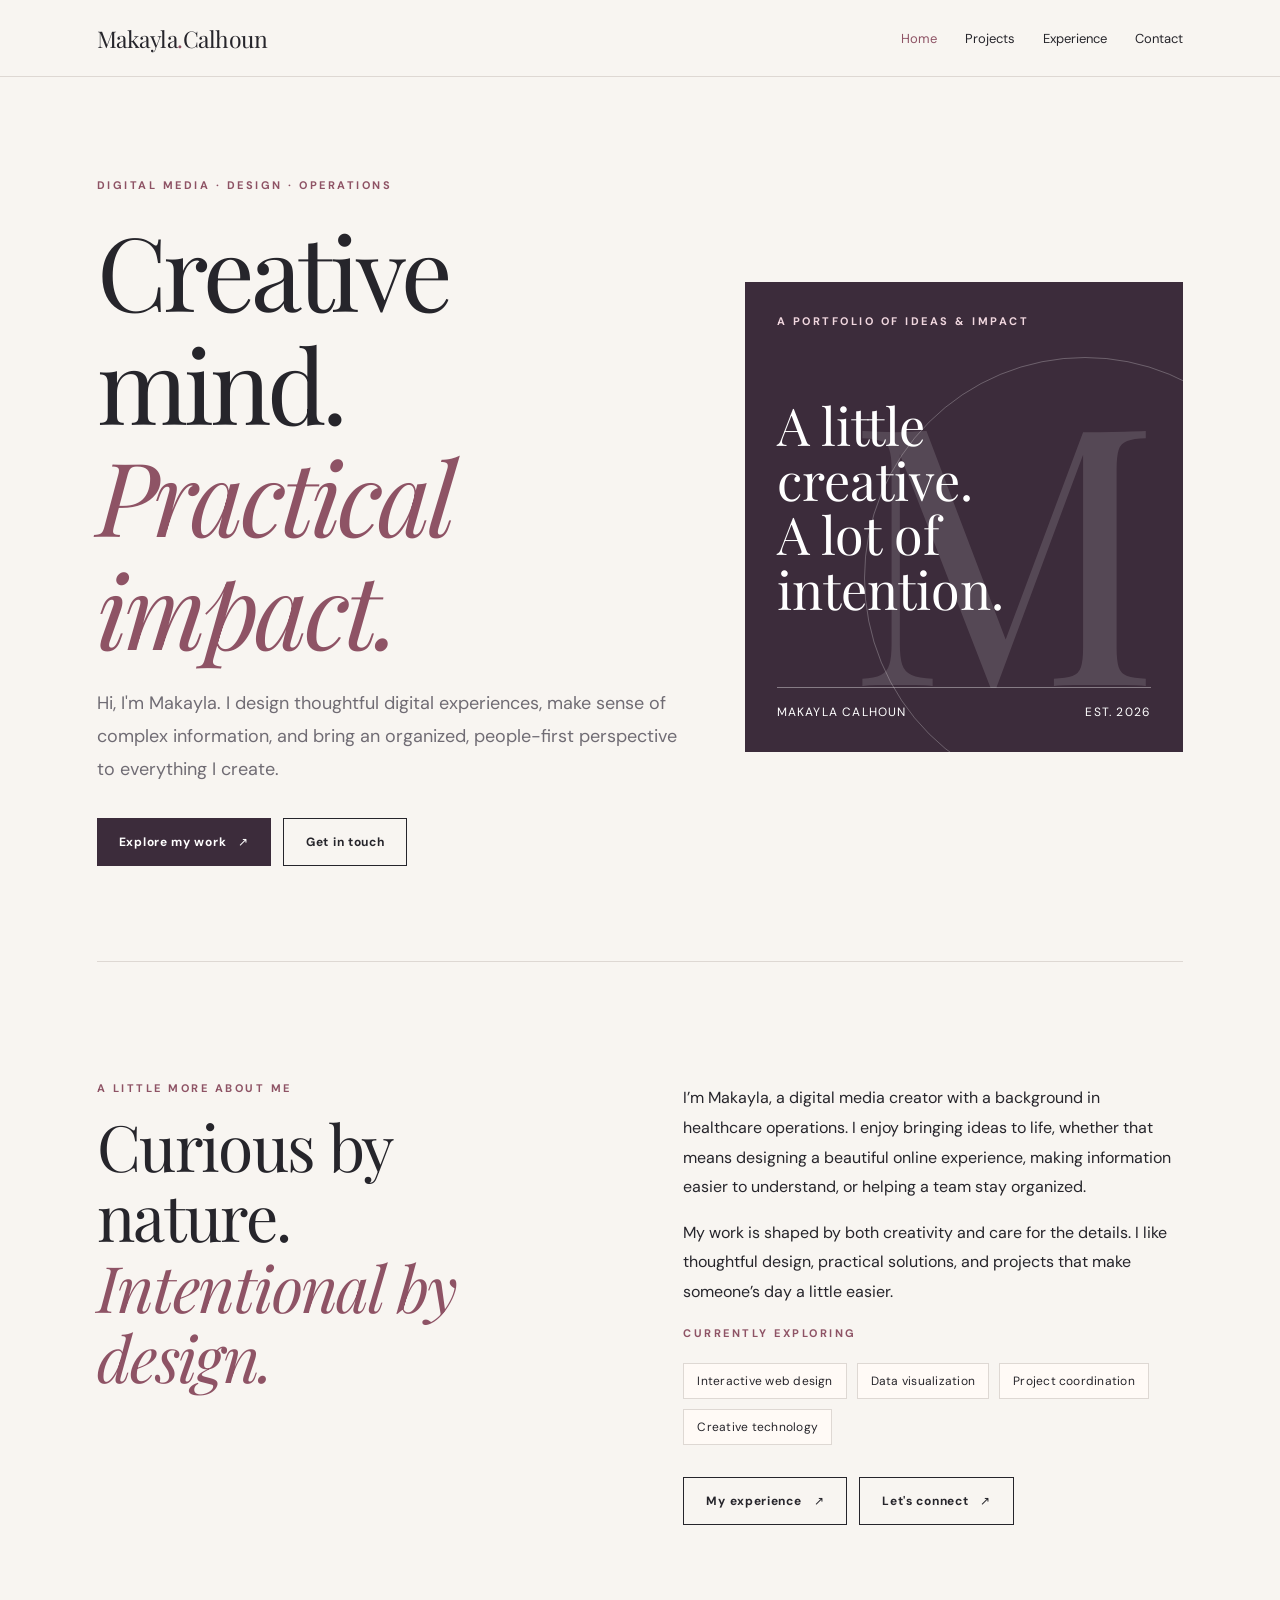
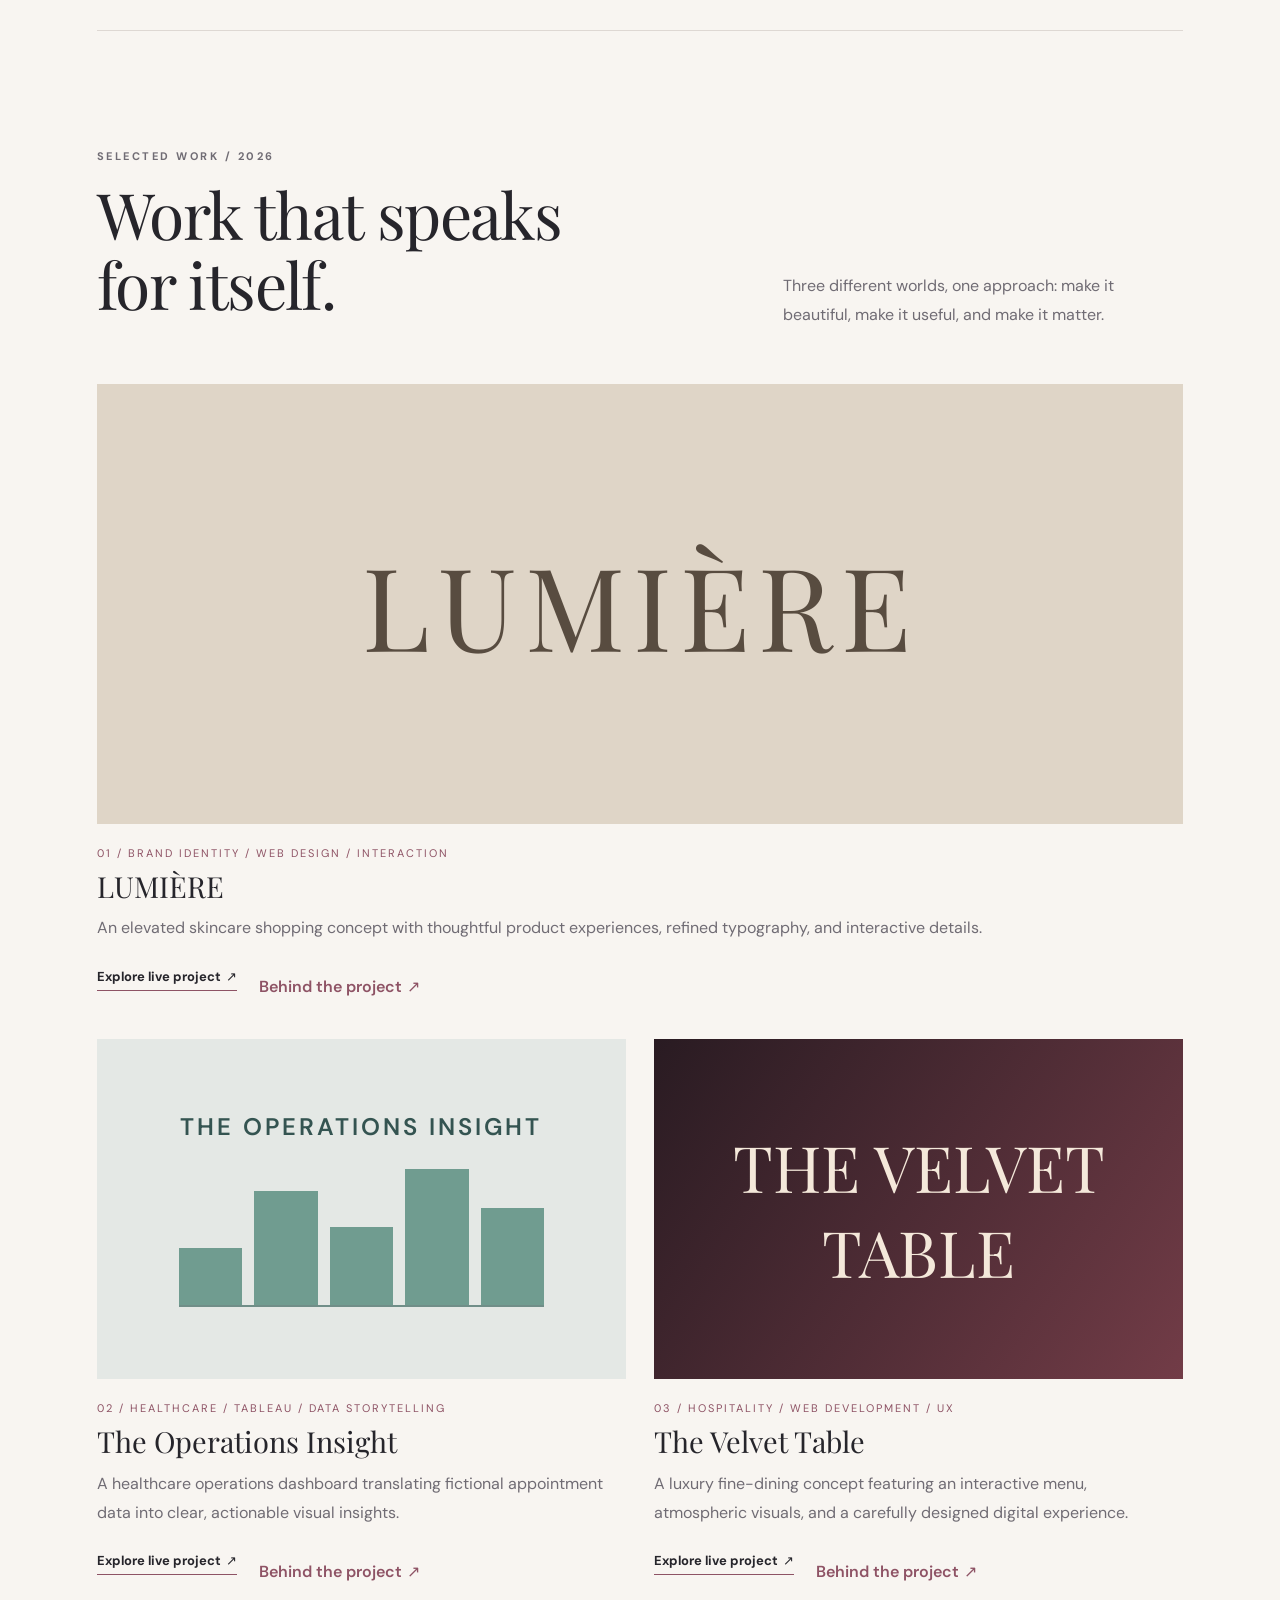
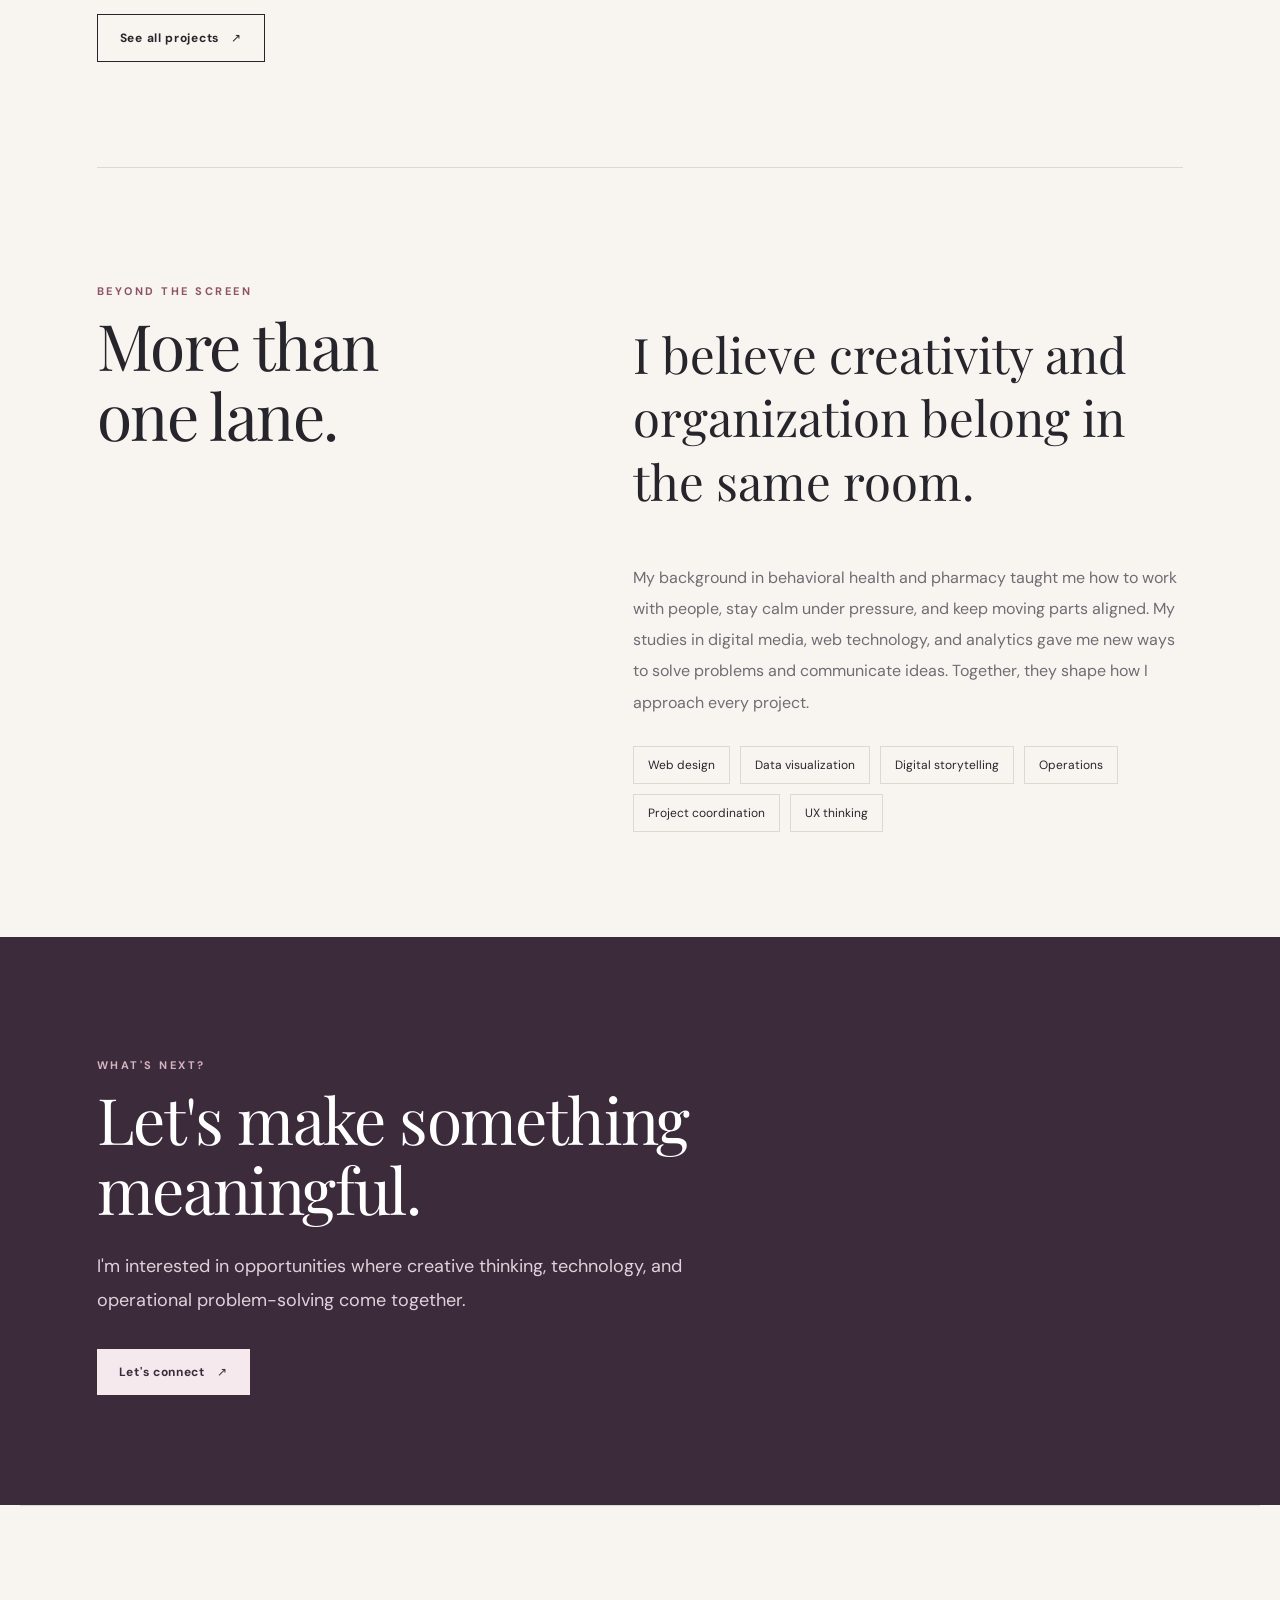
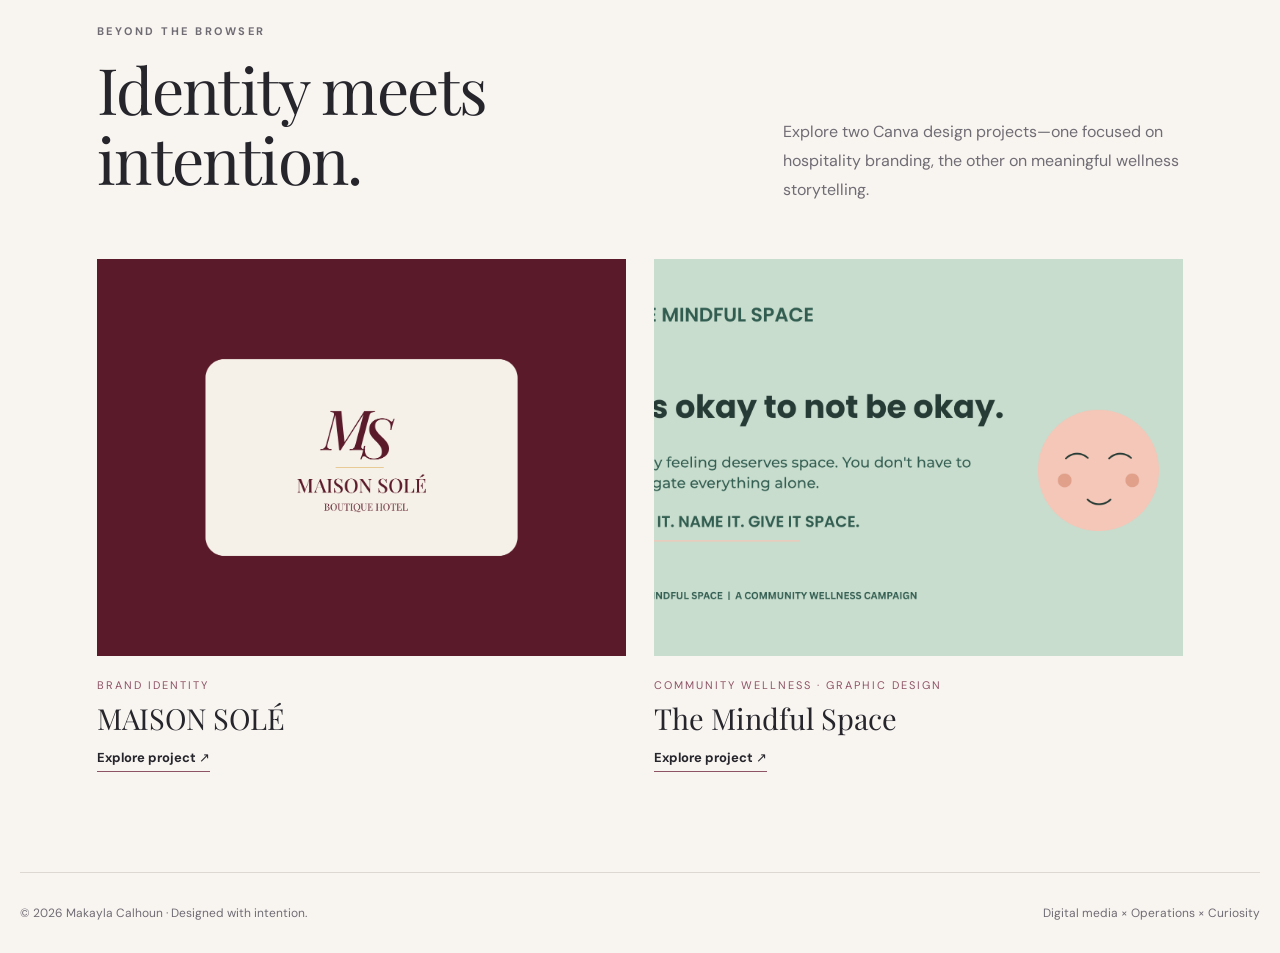
<file: index.html>
<!DOCTYPE html>
<html lang="en">
<head>
  <meta charset="utf-8">
  <meta name="viewport" content="width=device-width, initial-scale=1">
  <meta name="description" content="Makayla Calhoun — digital design, web development, data visualization and operations portfolio.">
  <title>Creative Portfolio | Makayla Calhoun</title>
  <link rel="stylesheet" href="css/styles.css">
  <style>
    /* Targeted responsive fixes; original site styling stays in css/styles.css */
    .project-card .project-actions {
      display: flex;
      flex-wrap: wrap;
      align-items: center;
      column-gap: 22px;
      row-gap: 12px;
      margin-top: 18px;
    }
    .project-card .project-actions a {
      display: inline-flex;
      align-items: baseline;
      gap: 5px;
      max-width: 100%;
    }
    .link-arrow {
      font-family: Arial, Helvetica, sans-serif;
      font-style: normal;
      font-weight: 400;
      font-variant-emoji: text;
      line-height: 1;
      white-space: nowrap;
    }
    @media (max-width: 768px) {
      .about-grid {
        display: grid;
        grid-template-columns: minmax(0, 1fr);
        align-items: start;
        gap: 24px;
        height: auto;
        min-height: 0;
      }
      .about-grid > div {
        min-width: 0;
        width: 100%;
        margin: 0;
      }
      .about-grid .about-statement {
        margin-top: 0;
      }
      .about-grid .skill-row,
      .about-feature .interest-tags {
        display: flex;
        flex-wrap: wrap;
        align-items: flex-start;
        gap: 10px;
        max-width: 100%;
      }
      .about-grid .skill-row > *,
      .about-feature .interest-tags > * {
        box-sizing: border-box;
        max-width: 100%;
      }
      .project-card .project-actions {
        column-gap: 20px;
        row-gap: 14px;
      }
    }
  </style>
</head>
<body>
  <header class="topbar">
    <div class="shell nav">
      <a class="logo" href="index.html">Makayla<span>.</span>Calhoun</a>
      <button class="menu-toggle" aria-expanded="false" aria-label="Toggle navigation">Menu ☰</button>
      <nav class="links" aria-label="Main navigation">
        <a class="active" href="index.html">Home</a>
        <a href="projects.html">Projects</a>
        <a href="experience.html">Experience</a>
        <a href="contact.html">Contact</a>
      </nav>
    </div>
  </header>
  <main>
    <div class="shell">
      <section class="hero">
        <div class="reveal">
          <p class="eyebrow">Digital media · Design · Operations</p>
          <h1>Creative mind.<br><em>Practical impact.</em></h1>
          <p class="lead">Hi, I'm Makayla. I design thoughtful digital experiences, make sense of complex information, and bring an organized, people-first perspective to everything I create.</p>
          <div class="buttons">
            <a class="button" href="projects.html">Explore my work <span class="link-arrow" aria-hidden="true">&#x2197;&#xFE0E;</span></a>
            <a class="button outline" href="contact.html">Get in touch</a>
          </div>
        </div>
        <div class="hero-visual reveal">
          <div class="eyebrow" style="color:#f1d7df">A portfolio of ideas &amp; impact</div>
          <div class="visual-title">A little<br>creative.<br>A lot of<br>intention.</div>
          <div class="visual-footer"><span>MAKAYLA CALHOUN</span><span>EST. 2026</span></div>
        </div>
      </section>
      <section class="section about-feature reveal" id="about">
        <div>
          <p class="eyebrow">A little more about me</p>
          <h2>Curious by nature.<br><em>Intentional by design.</em></h2>
        </div>
        <div>
          <p>I’m Makayla, a digital media creator with a background in healthcare operations. I enjoy bringing ideas to life, whether that means designing a beautiful online experience, making information easier to understand, or helping a team stay organized.</p>
          <p>My work is shaped by both creativity and care for the details. I like thoughtful design, practical solutions, and projects that make someone’s day a little easier.</p>
          <p class="eyebrow">Currently exploring</p>
          <div class="interest-tags"><span>Interactive web design</span><span>Data visualization</span><span>Project coordination</span><span>Creative technology</span></div>
          <div class="buttons">
            <a class="button outline" href="experience.html">My experience <span class="link-arrow" aria-hidden="true">&#x2197;&#xFE0E;</span></a>
            <a class="button outline" href="contact.html">Let's connect <span class="link-arrow" aria-hidden="true">&#x2197;&#xFE0E;</span></a>
          </div>
        </div>
      </section>
      <section class="section" id="work">
        <div class="section-heading">
          <div><p class="eyebrow">Selected work / 2026</p><h2>Work that speaks<br>for itself.</h2></div>
          <p>Three different worlds, one approach: make it beautiful, make it useful, and make it matter.</p>
        </div>
        <div class="project-grid">
          <article class="project-card reveal">
            <a aria-label="Open LUMIÈRE" href="https://makaylacalhoun102-dot.github.io/lumiere-skincare/" rel="noopener noreferrer" target="_blank"><div class="project-art art-lumiere"></div></a>
            <p class="project-meta">01 / Brand identity / Web design / Interaction</p>
            <h3>LUMIÈRE</h3>
            <p class="project-desc">An elevated skincare shopping concept with thoughtful product experiences, refined typography, and interactive details.</p>
            <div class="project-actions">
              <a class="text-link" href="https://makaylacalhoun102-dot.github.io/lumiere-skincare/" rel="noopener noreferrer" target="_blank">Explore live project <span class="link-arrow" aria-hidden="true">&#x2197;&#xFE0E;</span></a>
              <a class="case-text-link" href="case-lumiere.html">Behind the project <span class="link-arrow" aria-hidden="true">&#x2197;&#xFE0E;</span></a>
            </div>
          </article>
          <article class="project-card reveal">
            <a aria-label="Open The Operations Insight" href="https://public.tableau.com/app/profile/makayla.calhoun/viz/heOperationsInsightHealthcareAnalyticsDashboard/Dashboard1?publish=yes" rel="noopener noreferrer" target="_blank"><div class="project-art art-data"><div class="mini-bars"><i style="--h:40%"></i><i style="--h:80%"></i><i style="--h:55%"></i><i style="--h:95%"></i><i style="--h:68%"></i></div></div></a>
            <p class="project-meta">02 / Healthcare / Tableau / Data storytelling</p>
            <h3>The Operations Insight</h3>
            <p class="project-desc">A healthcare operations dashboard translating fictional appointment data into clear, actionable visual insights.</p>
            <div class="project-actions">
              <a class="text-link" href="https://public.tableau.com/app/profile/makayla.calhoun/viz/heOperationsInsightHealthcareAnalyticsDashboard/Dashboard1?publish=yes" rel="noopener noreferrer" target="_blank">Explore live project <span class="link-arrow" aria-hidden="true">&#x2197;&#xFE0E;</span></a>
              <a class="case-text-link" href="case-operations.html">Behind the project <span class="link-arrow" aria-hidden="true">&#x2197;&#xFE0E;</span></a>
            </div>
          </article>
          <article class="project-card reveal">
            <a aria-label="Open The Velvet Table" href="https://makaylacalhoun102-dot.github.io/the-velvet-table/" rel="noopener noreferrer" target="_blank"><div class="project-art art-table"></div></a>
            <p class="project-meta">03 / Hospitality / Web development / UX</p>
            <h3>The Velvet Table</h3>
            <p class="project-desc">A luxury fine-dining concept featuring an interactive menu, atmospheric visuals, and a carefully designed digital experience.</p>
            <div class="project-actions">
              <a class="text-link" href="https://makaylacalhoun102-dot.github.io/the-velvet-table/" rel="noopener noreferrer" target="_blank">Explore live project <span class="link-arrow" aria-hidden="true">&#x2197;&#xFE0E;</span></a>
              <a class="case-text-link" href="case-velvet.html">Behind the project <span class="link-arrow" aria-hidden="true">&#x2197;&#xFE0E;</span></a>
            </div>
          </article>
        </div>
        <div class="buttons"><a class="button outline" href="projects.html">See all projects <span class="link-arrow" aria-hidden="true">&#x2197;&#xFE0E;</span></a></div>
      </section>
      <section class="section about-grid">
        <div><p class="eyebrow">Beyond the screen</p><h2>More than<br>one lane.</h2></div>
        <div>
          <p class="about-statement">I believe creativity and organization belong in the same room.</p>
          <p class="about-copy">My background in behavioral health and pharmacy taught me how to work with people, stay calm under pressure, and keep moving parts aligned. My studies in digital media, web technology, and analytics gave me new ways to solve problems and communicate ideas. Together, they shape how I approach every project.</p>
          <div class="skill-row"><span>Web design</span><span>Data visualization</span><span>Digital storytelling</span><span>Operations</span><span>Project coordination</span><span>UX thinking</span></div>
        </div>
      </section>
    </div>
    <section class="dark-section">
      <div class="shell">
        <p class="eyebrow">What's next?</p>
        <h2>Let's make something<br>meaningful.</h2>
        <p class="lead">I'm interested in opportunities where creative thinking, technology, and operational problem-solving come together.</p>
        <div class="buttons"><a class="button" href="contact.html" style="background:#f5e9ed;color:#3c2c3b">Let's connect <span class="link-arrow" aria-hidden="true">&#x2197;&#xFE0E;</span></a></div>
      </div>
    </section>
    <section class="section canva-home">
      <div class="section-heading">
        <div><p class="eyebrow">Beyond the browser</p><h2>Identity meets intention.</h2></div>
        <p>Explore two Canva design projects—one focused on hospitality branding, the other on meaningful wellness storytelling.</p>
      </div>
      <div class="canva-grid">
        <article class="canva-card">
          <a class="canva-preview" href="case-maison.html"><img alt="MAISON SOLÉ boutique hotel identity" loading="lazy" src="img/canva/maison-3.png"></a>
          <p class="project-meta">Brand identity</p><h3>MAISON SOLÉ</h3>
          <a class="text-link" href="case-maison.html">Explore project <span class="link-arrow" aria-hidden="true">&#x2197;&#xFE0E;</span></a>
        </article>
        <article class="canva-card">
          <a class="canva-preview" href="case-mindful.html"><img alt="The Mindful Space community wellness campaign graphic, It’s okay to not be okay" loading="lazy" src="img/canva/mindful-community-wellness.png"></a>
          <p class="project-meta">Community wellness · Graphic design</p><h3>The Mindful Space</h3>
          <a class="text-link" href="case-mindful.html">Explore project <span class="link-arrow" aria-hidden="true">&#x2197;&#xFE0E;</span></a>
        </article>
      </div>
    </section>
  </main>
  <footer class="shell footer"><span>© 2026 Makayla Calhoun · Designed with intention.</span><span>Digital media × Operations × Curiosity</span></footer>
  <script defer src="js/main.js"></script>
</body>
</html>
</file>
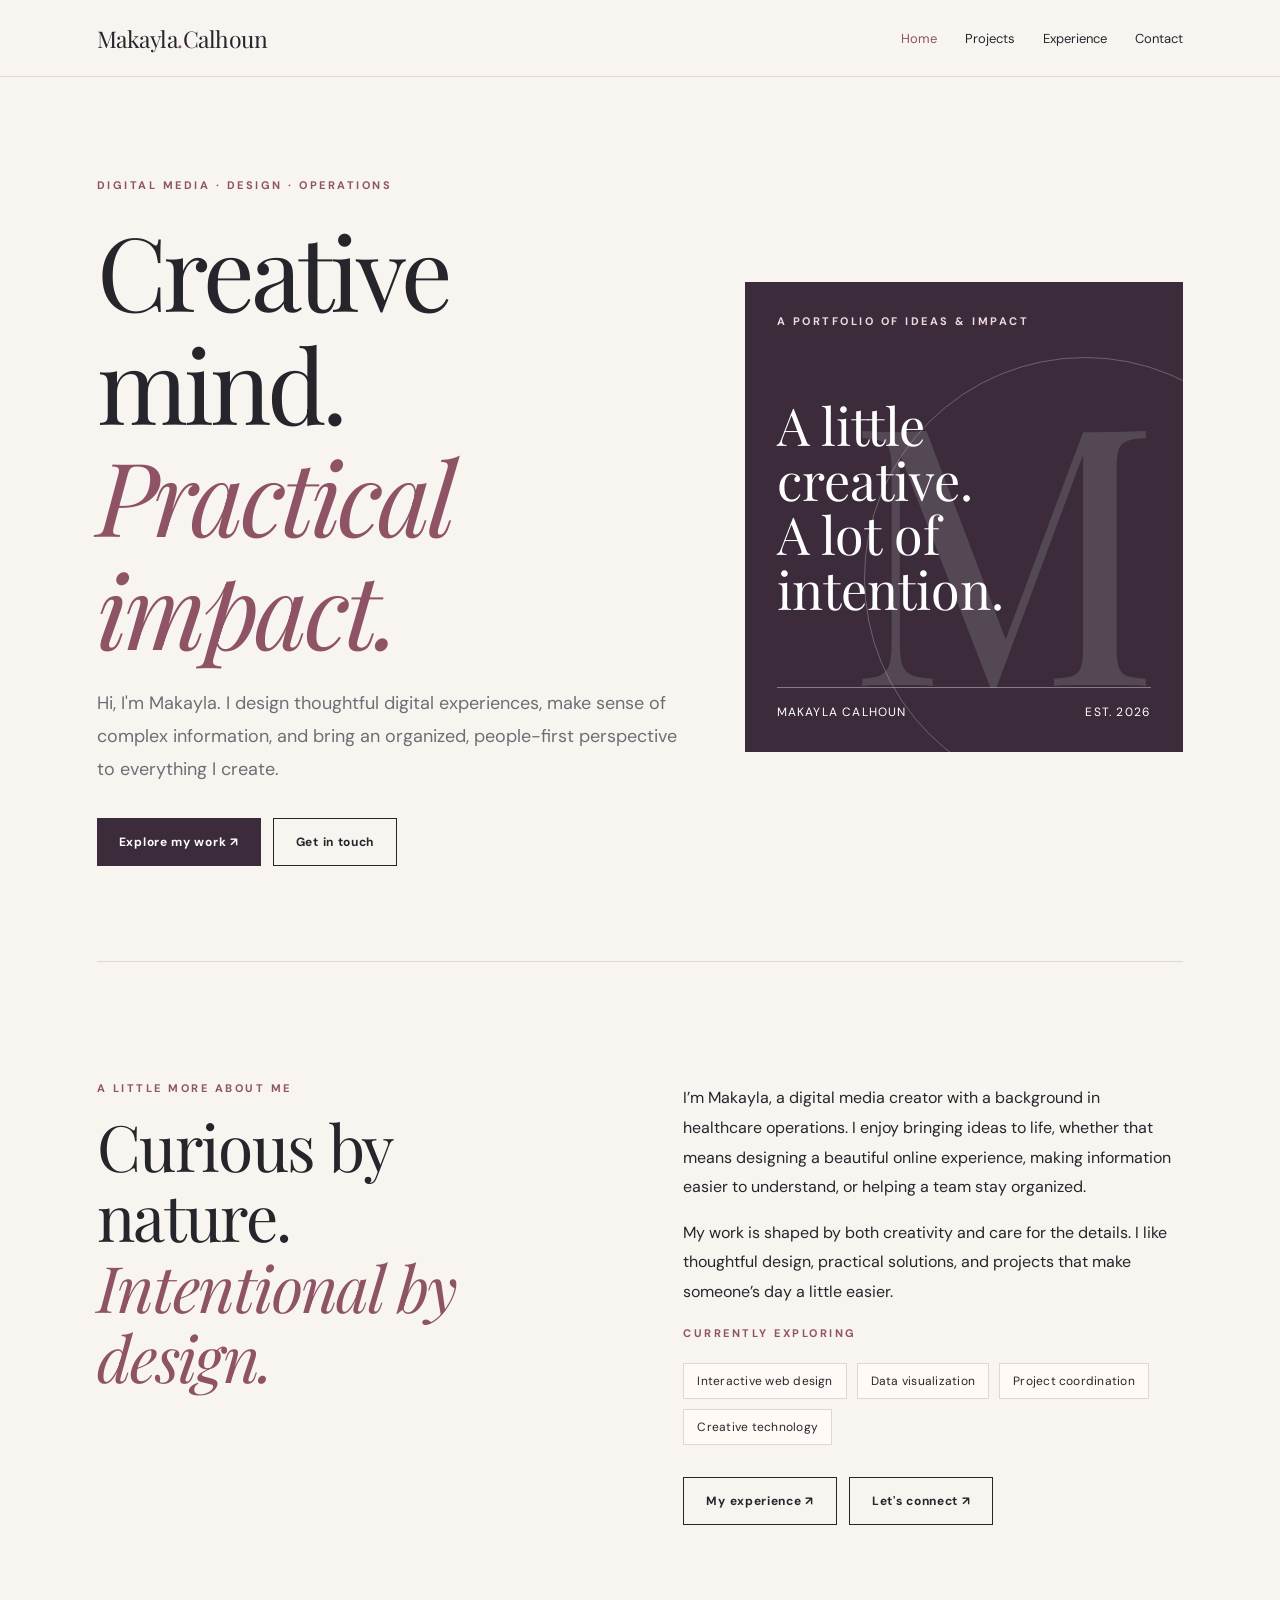
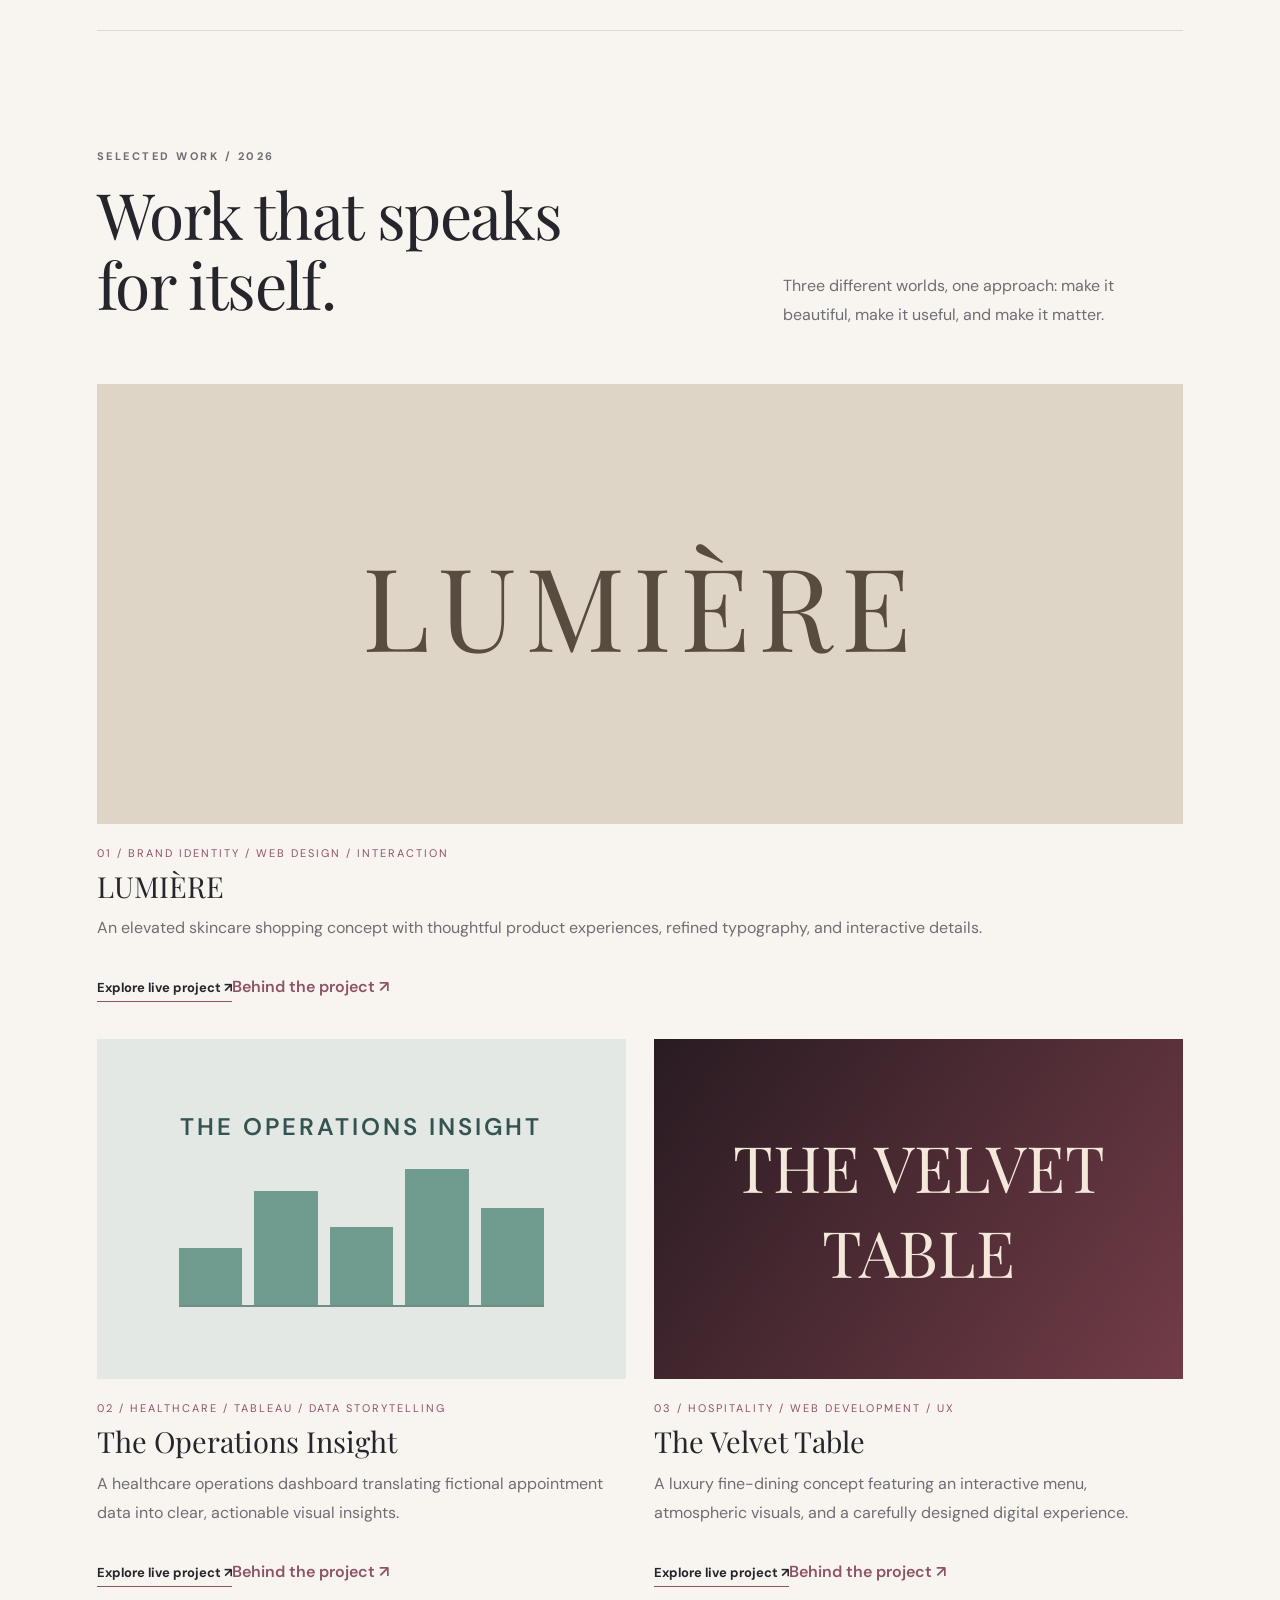
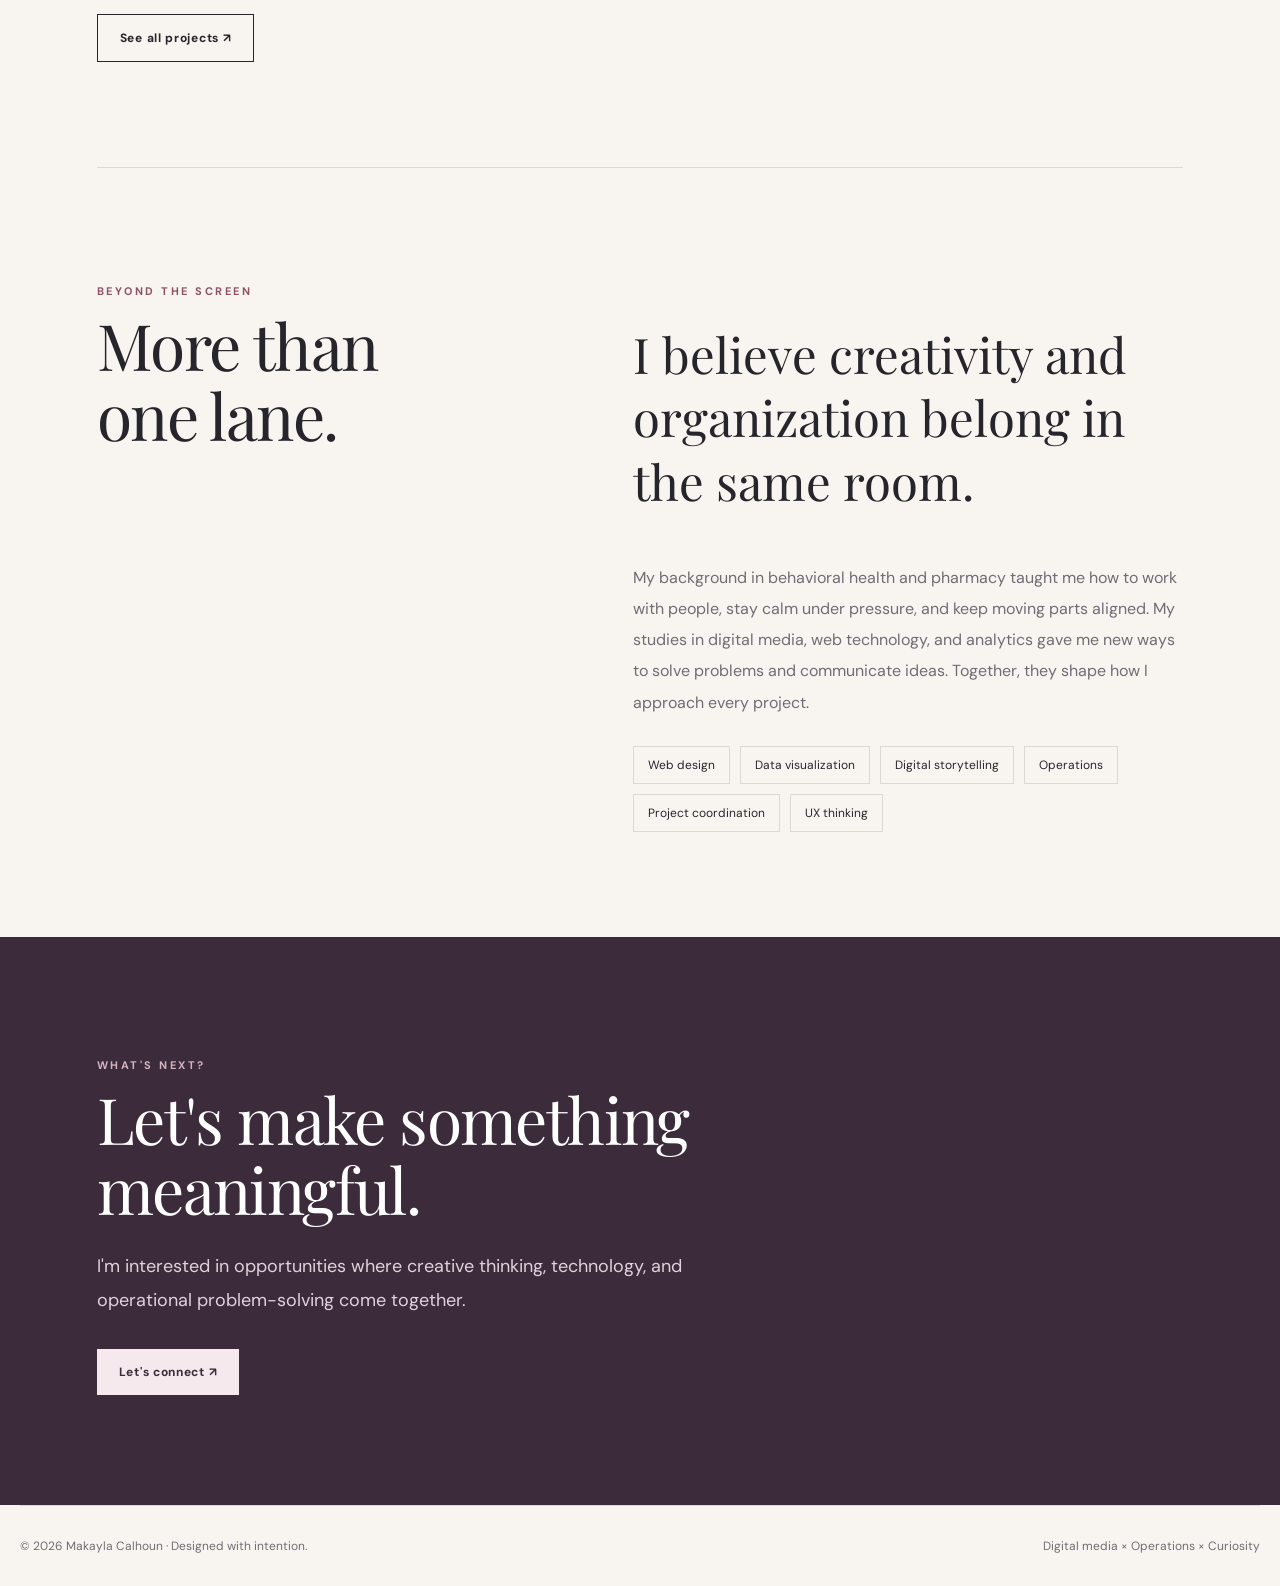
<file: makayla portfolio/index.html>
<!DOCTYPE html>
<html lang="en"><head><meta charset="utf-8"/><meta content="width=device-width,initial-scale=1" name="viewport"/><meta content="Makayla Calhoun — digital design, web development, data visualization and operations portfolio." name="description"/><title>Creative Portfolio | Makayla Calhoun</title><link href="css/styles.css" rel="stylesheet"/></head><body><header class="topbar"><div class="shell nav"><a class="logo" href="index.html">Makayla<span>.</span>Calhoun</a><button aria-expanded="false" aria-label="Toggle navigation" class="menu-toggle">Menu ☰</button><nav aria-label="Main navigation" class="links"><a class="active" href="index.html">Home</a><a class="" href="projects.html">Projects</a><a class="" href="experience.html">Experience</a><a class="" href="contact.html">Contact</a></nav></div></header><main><div class="shell"><section class="hero"><div class="reveal"><p class="eyebrow">Digital media · Design · Operations</p><h1>Creative mind.<br/><em>Practical impact.</em></h1><p class="lead">Hi, I'm Makayla. I design thoughtful digital experiences, make sense of complex information, and bring an organized, people-first perspective to everything I create.</p><div class="buttons"><a class="button" href="projects.html">Explore my work ↗</a><a class="button outline" href="contact.html">Get in touch</a></div></div><div class="hero-visual reveal"><div class="eyebrow" style="color:#f1d7df">A portfolio of ideas &amp; impact</div><div class="visual-title">A little<br/>creative.<br/>A lot of<br/>intention.</div><div class="visual-footer"><span>MAKAYLA CALHOUN</span><span>EST. 2026</span></div></div></section><section class="section about-feature reveal" id="about"><div><p class="eyebrow">A little more about me</p><h2>Curious by nature.<br/><em>Intentional by design.</em></h2></div><div><p>I’m Makayla, a digital media creator with a background in healthcare operations. I enjoy bringing ideas to life, whether that means designing a beautiful online experience, making information easier to understand, or helping a team stay organized.</p><p>My work is shaped by both creativity and care for the details. I like thoughtful design, practical solutions, and projects that make someone’s day a little easier.</p><p class="eyebrow">Currently exploring</p><div class="interest-tags"><span>Interactive web design</span><span>Data visualization</span><span>Project coordination</span><span>Creative technology</span></div><div class="buttons"><a class="button outline" href="experience.html">My experience ↗</a><a class="button outline" href="contact.html">Let's connect ↗</a></div></div></section><section class="section" id="work"><div class="section-heading"><div><p class="eyebrow">Selected work / 2026</p><h2>Work that speaks<br/>for itself.</h2></div><p>Three different worlds, one approach: make it beautiful, make it useful, and make it matter.</p></div><div class="project-grid"><article class="project-card reveal"><a aria-label="Open LUMIÈRE" href="https://makaylacalhoun102-dot.github.io/lumiere-skincare/" rel="noopener noreferrer" target="_blank"><div class="project-art art-lumiere"></div></a><p class="project-meta">01 / Brand identity / Web design / Interaction</p><h3>LUMIÈRE</h3><p class="project-desc">An elevated skincare shopping concept with thoughtful product experiences, refined typography, and interactive details.</p><a class="text-link" href="https://makaylacalhoun102-dot.github.io/lumiere-skincare/" rel="noopener noreferrer" target="_blank">Explore live project ↗</a><a class="case-text-link" href="case-lumiere.html">Behind the project ↗</a></article><article class="project-card reveal"><a aria-label="Open The Operations Insight" href="https://public.tableau.com/app/profile/makayla.calhoun/viz/heOperationsInsightHealthcareAnalyticsDashboard/Dashboard1?publish=yes" rel="noopener noreferrer" target="_blank"><div class="project-art art-data"><div class="mini-bars"><i style="--h:40%"></i><i style="--h:80%"></i><i style="--h:55%"></i><i style="--h:95%"></i><i style="--h:68%"></i></div></div></a><p class="project-meta">02 / Healthcare / Tableau / Data storytelling</p><h3>The Operations Insight</h3><p class="project-desc">A healthcare operations dashboard translating fictional appointment data into clear, actionable visual insights.</p><a class="text-link" href="https://public.tableau.com/app/profile/makayla.calhoun/viz/heOperationsInsightHealthcareAnalyticsDashboard/Dashboard1?publish=yes" rel="noopener noreferrer" target="_blank">Explore live project ↗</a><a class="case-text-link" href="case-operations.html">Behind the project ↗</a></article><article class="project-card reveal"><a aria-label="Open The Velvet Table" href="https://makaylacalhoun102-dot.github.io/the-velvet-table/" rel="noopener noreferrer" target="_blank"><div class="project-art art-table"></div></a><p class="project-meta">03 / Hospitality / Web development / UX</p><h3>The Velvet Table</h3><p class="project-desc">A luxury fine-dining concept featuring an interactive menu, atmospheric visuals, and a carefully designed digital experience.</p><a class="text-link" href="https://makaylacalhoun102-dot.github.io/the-velvet-table/" rel="noopener noreferrer" target="_blank">Explore live project ↗</a><a class="case-text-link" href="case-velvet.html">Behind the project ↗</a></article></div><div class="buttons"><a class="button outline" href="projects.html">See all projects ↗</a></div></section><section class="section about-grid"><div><p class="eyebrow">Beyond the screen</p><h2>More than<br/>one lane.</h2></div><div><p class="about-statement">I believe creativity and organization belong in the same room.</p><p class="about-copy">My background in behavioral health and pharmacy taught me how to work with people, stay calm under pressure, and keep moving parts aligned. My studies in digital media, web technology, and analytics gave me new ways to solve problems and communicate ideas. Together, they shape how I approach every project.</p><div class="skill-row"><span>Web design</span><span>Data visualization</span><span>Digital storytelling</span><span>Operations</span><span>Project coordination</span><span>UX thinking</span></div></div></section></div><section class="dark-section"><div class="shell"><p class="eyebrow">What's next?</p><h2>Let's make something<br/>meaningful.</h2><p class="lead">I'm interested in opportunities where creative thinking, technology, and operational problem-solving come together.</p><div class="buttons"><a class="button" href="contact.html" style="background:#f5e9ed;color:#3c2c3b">Let's connect ↗</a></div></div></section></main><footer class="shell footer"><span>© 2026 Makayla Calhoun · Designed with intention.</span><span>Digital media × Operations × Curiosity</span></footer><script defer="" src="js/main.js"></script></body></html>
</file>
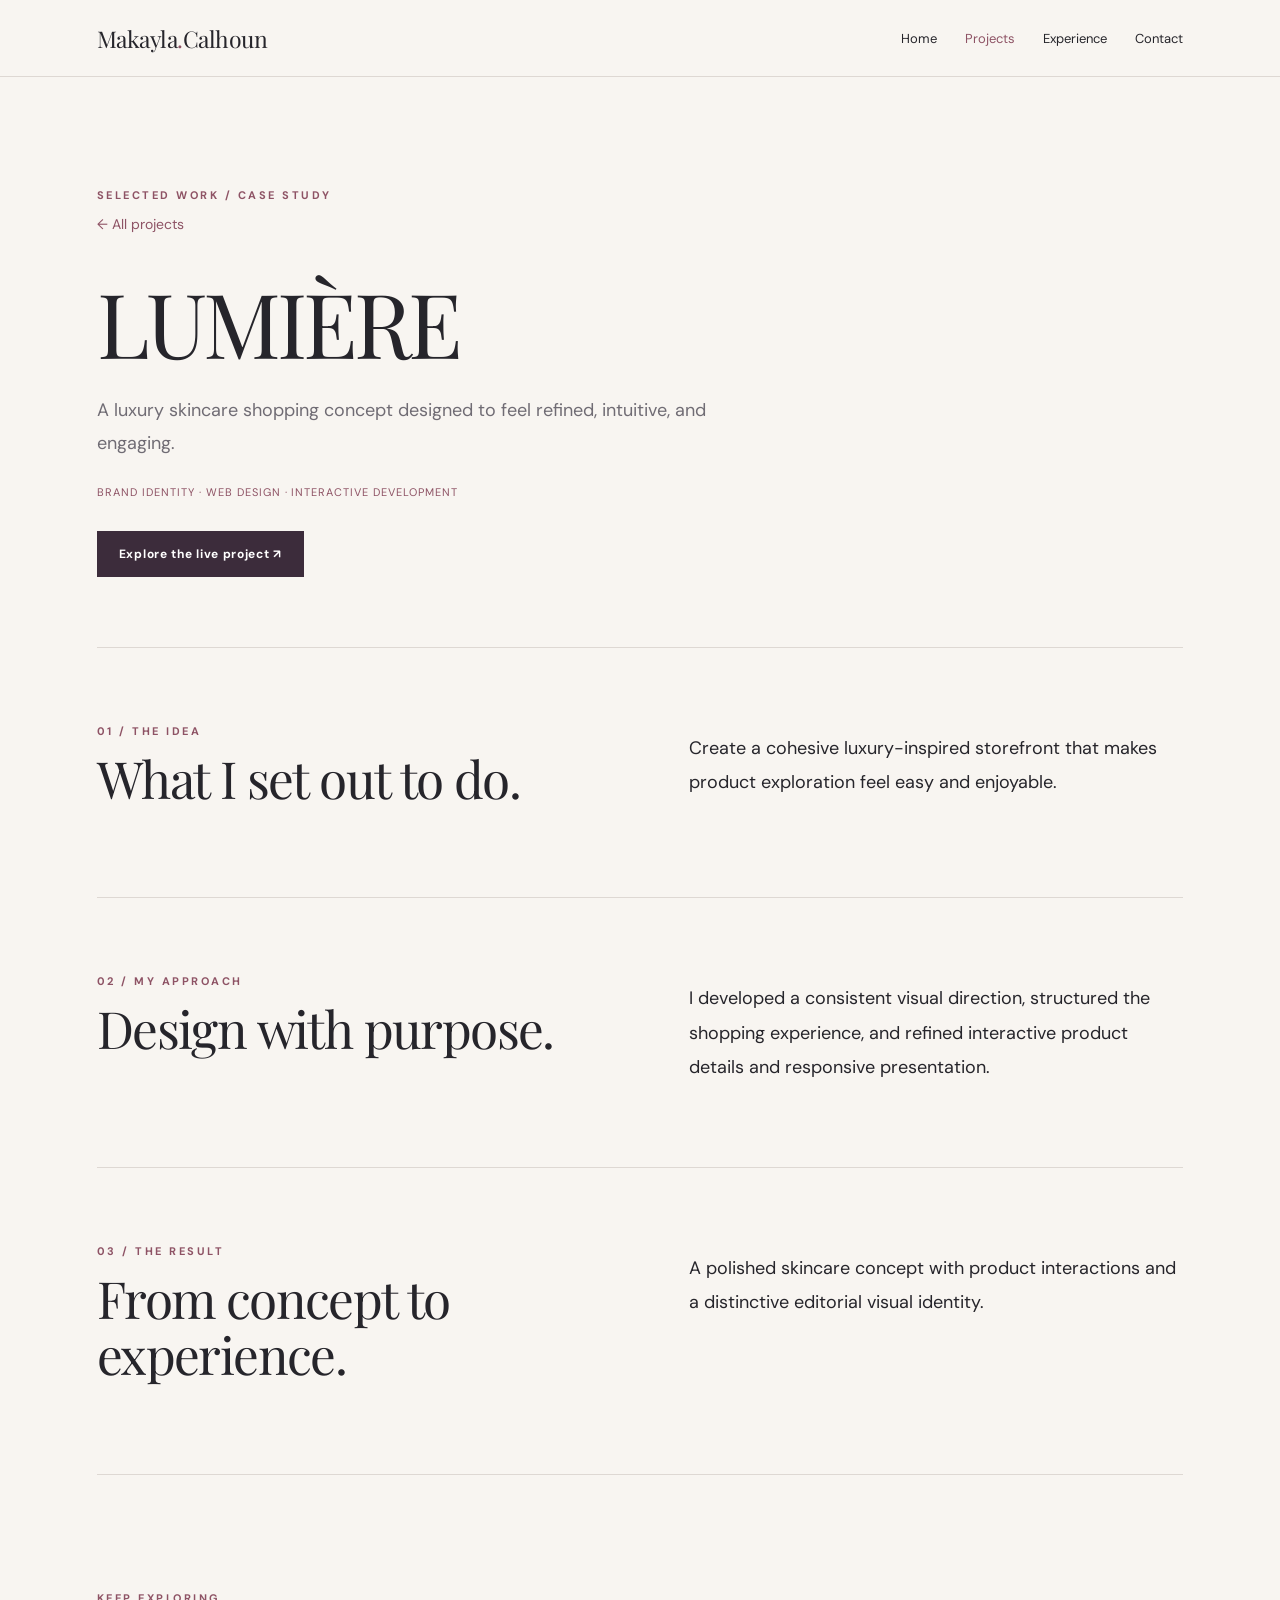
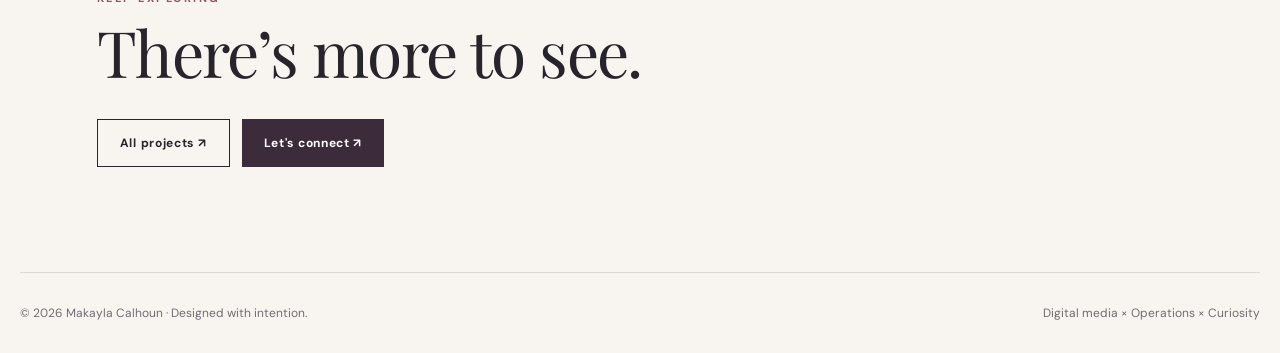
<file: case-lumiere.html>
<!DOCTYPE html>

<html lang="en"><head><meta charset="utf-8"/><meta content="width=device-width,initial-scale=1" name="viewport"/><meta content="Makayla Calhoun — digital design, web development, data visualization and operations portfolio." name="description"/><title>LUMIÈRE — Case Study | Makayla Calhoun</title><link href="css/styles.css" rel="stylesheet"/></head><body><header class="topbar"><div class="shell nav"><a class="logo" href="index.html">Makayla<span>.</span>Calhoun</a><button aria-expanded="false" aria-label="Toggle navigation" class="menu-toggle">Menu ☰</button><nav aria-label="Main navigation" class="links"><a class="" href="index.html">Home</a><a class="active" href="projects.html">Projects</a><a class="" href="experience.html">Experience</a><a class="" href="contact.html">Contact</a></nav></div></header><main><div class="shell"><section class="page-hero case-hero"><p class="eyebrow">Selected work / Case study</p><a class="back-link" href="projects.html">← All projects</a><h1>LUMIÈRE</h1><p class="lead">A luxury skincare shopping concept designed to feel refined, intuitive, and engaging.</p><p class="case-meta">Brand identity · Web design · Interactive development</p><div class="buttons"><a class="button" href="https://makaylacalhoun102-dot.github.io/lumiere-skincare/" rel="noopener noreferrer" target="_blank">Explore the live project ↗</a></div></section><section class="section case-detail"><div class="case-detail-heading"><p class="eyebrow">01 / The idea</p><h2>What I set out to do.</h2></div><p>Create a cohesive luxury-inspired storefront that makes product exploration feel easy and enjoyable.</p></section><section class="section case-detail"><div class="case-detail-heading"><p class="eyebrow">02 / My approach</p><h2>Design with purpose.</h2></div><p>I developed a consistent visual direction, structured the shopping experience, and refined interactive product details and responsive presentation.</p></section><section class="section case-detail"><div class="case-detail-heading"><p class="eyebrow">03 / The result</p><h2>From concept to experience.</h2></div><p>A polished skincare concept with product interactions and a distinctive editorial visual identity.</p></section><section class="section next-project"><p class="eyebrow">Keep exploring</p><h2>There’s more to see.</h2><div class="buttons"><a class="button outline" href="projects.html">All projects ↗</a><a class="button" href="contact.html">Let's connect ↗</a></div></section></div></main><footer class="shell footer"><span>© 2026 Makayla Calhoun · Designed with intention.</span><span>Digital media × Operations × Curiosity</span></footer><script defer="" src="js/main.js"></script></body></html>
</file>
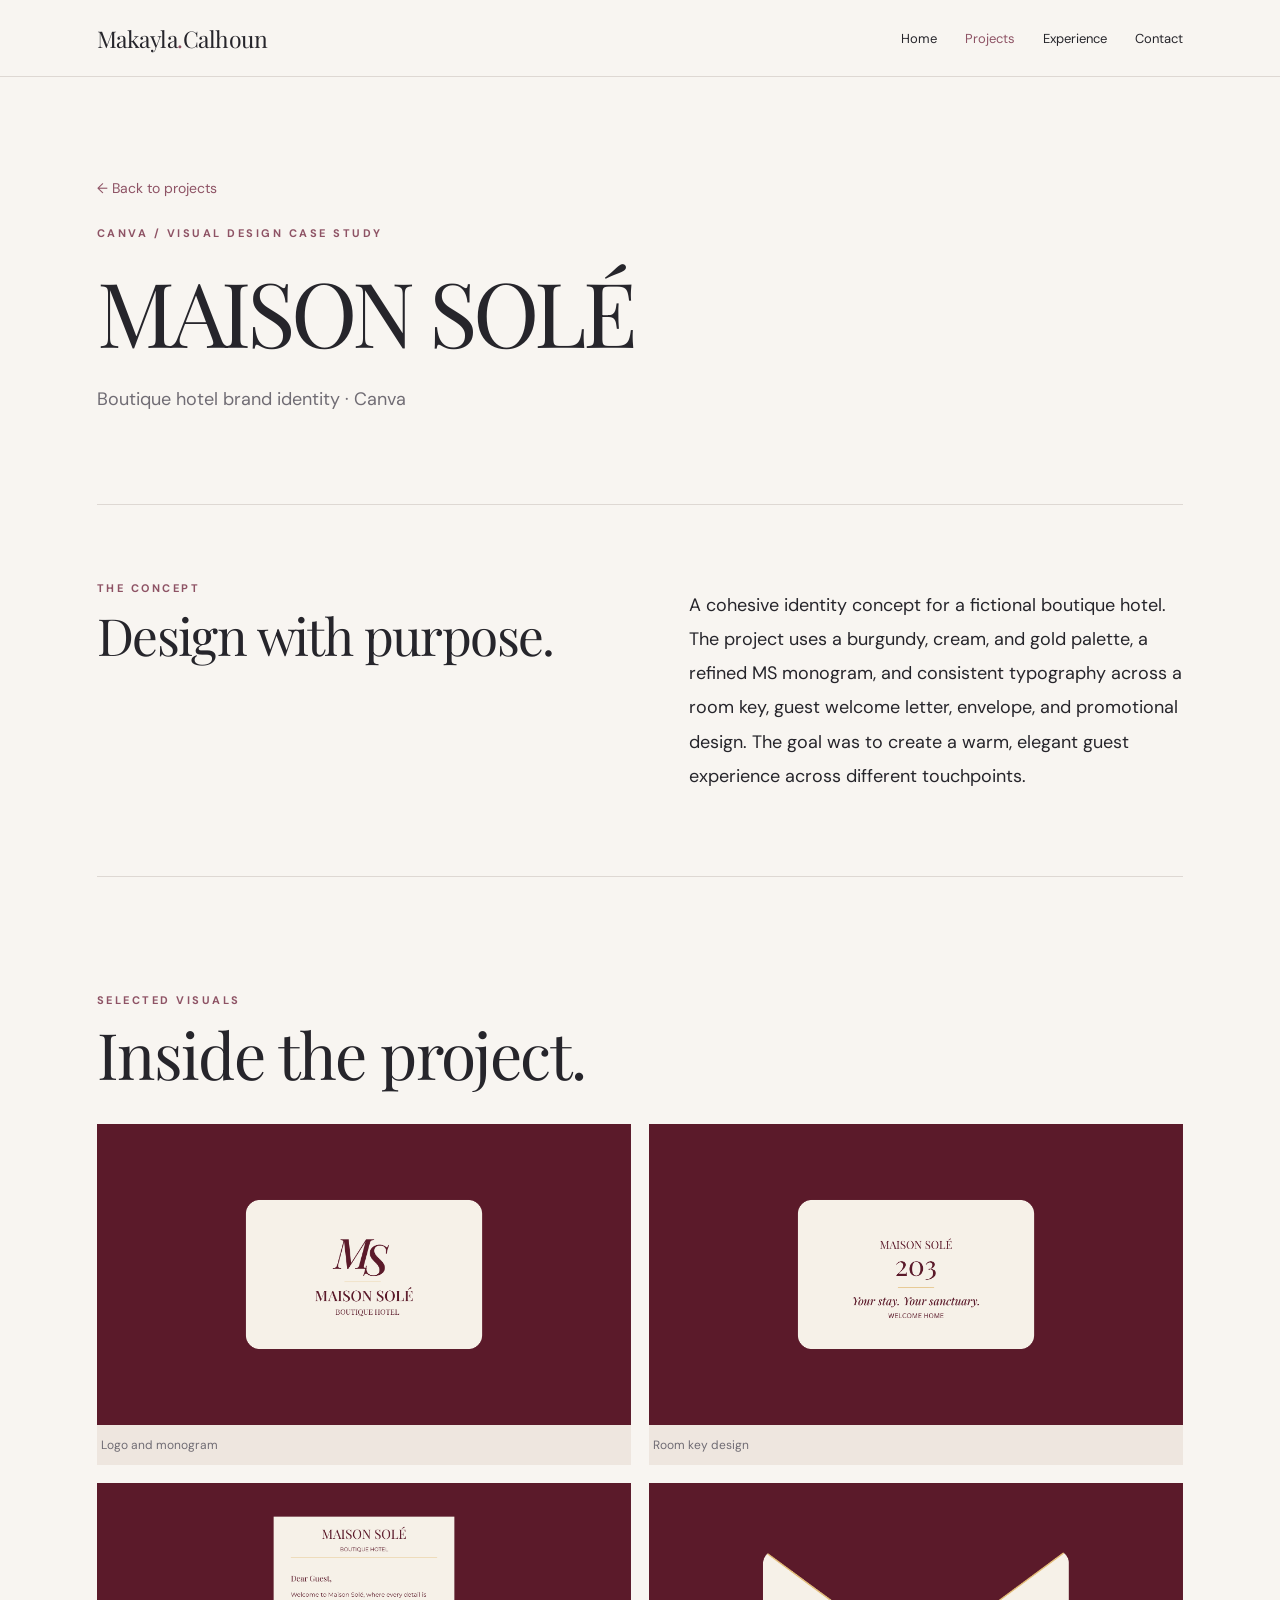
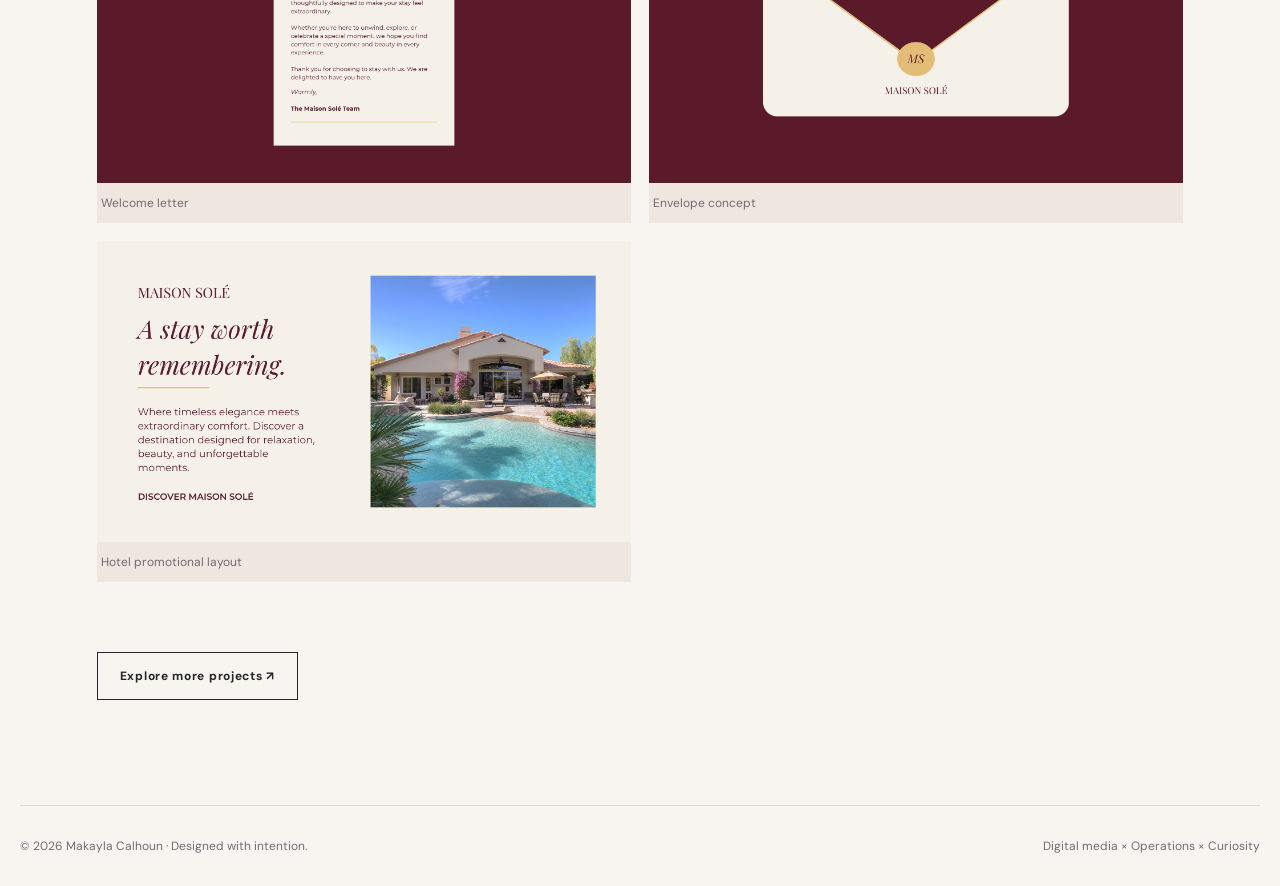
<file: case-maison.html>
<!doctype html><html lang="en"><head><meta charset="utf-8"><meta name="viewport" content="width=device-width, initial-scale=1"><title>MAISON SOLÉ | Makayla Calhoun</title><link rel="stylesheet" href="css/styles.css"></head><body><header class="topbar"><div class="shell nav"><a class="logo" href="index.html">Makayla<span>.</span>Calhoun</a><button aria-expanded="false" aria-label="Toggle navigation" class="menu-toggle">Menu ☰</button><nav aria-label="Main navigation" class="links"><a href="index.html">Home</a><a class="active" href="projects.html">Projects</a><a href="experience.html">Experience</a><a href="contact.html">Contact</a></nav></div></header><main class="shell"><section class="page-hero"><a class="back-link" href="projects.html">← Back to projects</a><p class="eyebrow">Canva / Visual design case study</p><h1>MAISON SOLÉ</h1><p class="lead">Boutique hotel brand identity · Canva</p></section><section class="case-detail"><div><p class="eyebrow">The concept</p><h2>Design with purpose.</h2></div><p>A cohesive identity concept for a fictional boutique hotel. The project uses a burgundy, cream, and gold palette, a refined MS monogram, and consistent typography across a room key, guest welcome letter, envelope, and promotional design. The goal was to create a warm, elegant guest experience across different touchpoints.</p></section><section class="section"><p class="eyebrow">Selected visuals</p><h2>Inside the project.</h2><div class="canva-gallery"><figure><img loading="lazy" src="img/canva/maison-3.png" alt="Logo and monogram"><figcaption>Logo and monogram</figcaption></figure><figure><img loading="lazy" src="img/canva/maison-4.png" alt="Room key design"><figcaption>Room key design</figcaption></figure><figure><img loading="lazy" src="img/canva/maison-5.png" alt="Welcome letter"><figcaption>Welcome letter</figcaption></figure><figure><img loading="lazy" src="img/canva/maison-7.png" alt="Envelope concept"><figcaption>Envelope concept</figcaption></figure><figure><img loading="lazy" src="img/canva/maison-8.png" alt="Hotel promotional layout"><figcaption>Hotel promotional layout</figcaption></figure></div><a class="button outline" href="projects.html">Explore more projects ↗</a></section></main><footer class="shell footer"><span>© 2026 Makayla Calhoun · Designed with intention.</span><span>Digital media × Operations × Curiosity</span></footer><script defer src="js/main.js"></script></body></html>
</file>
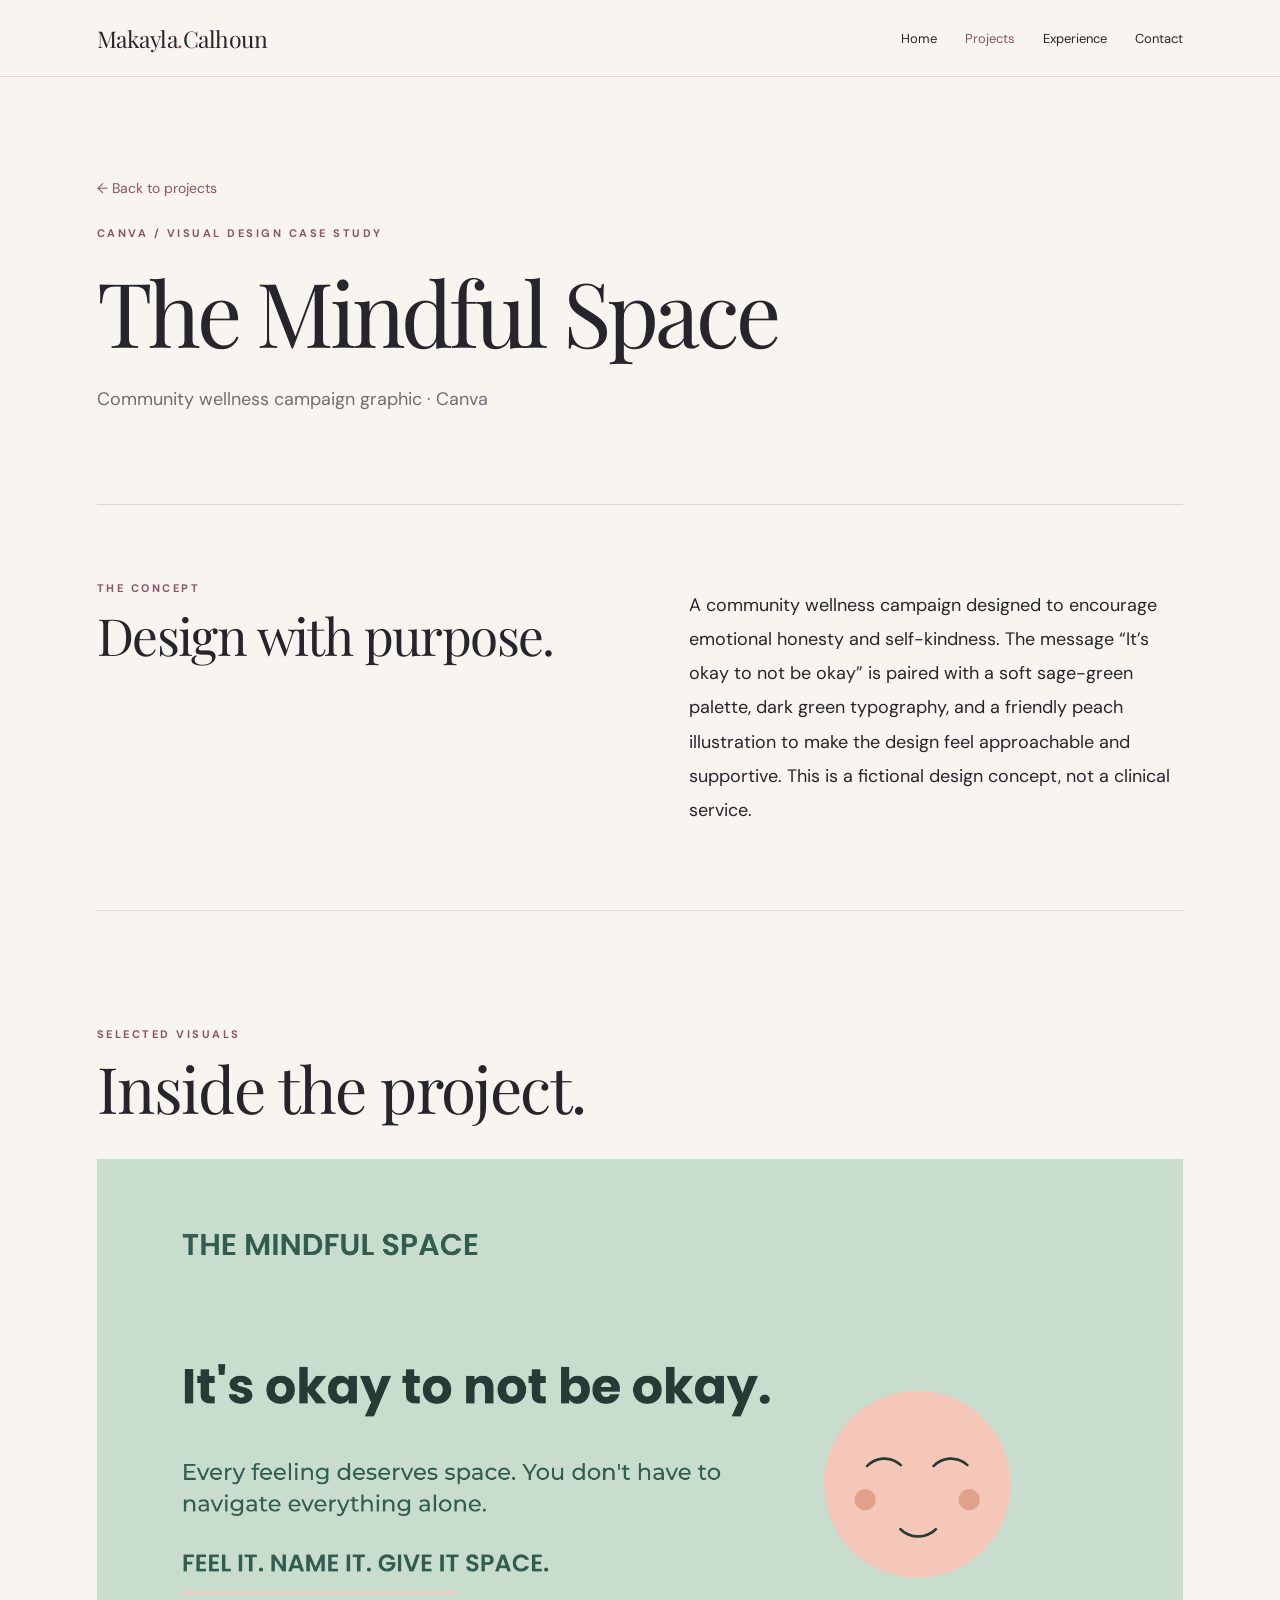
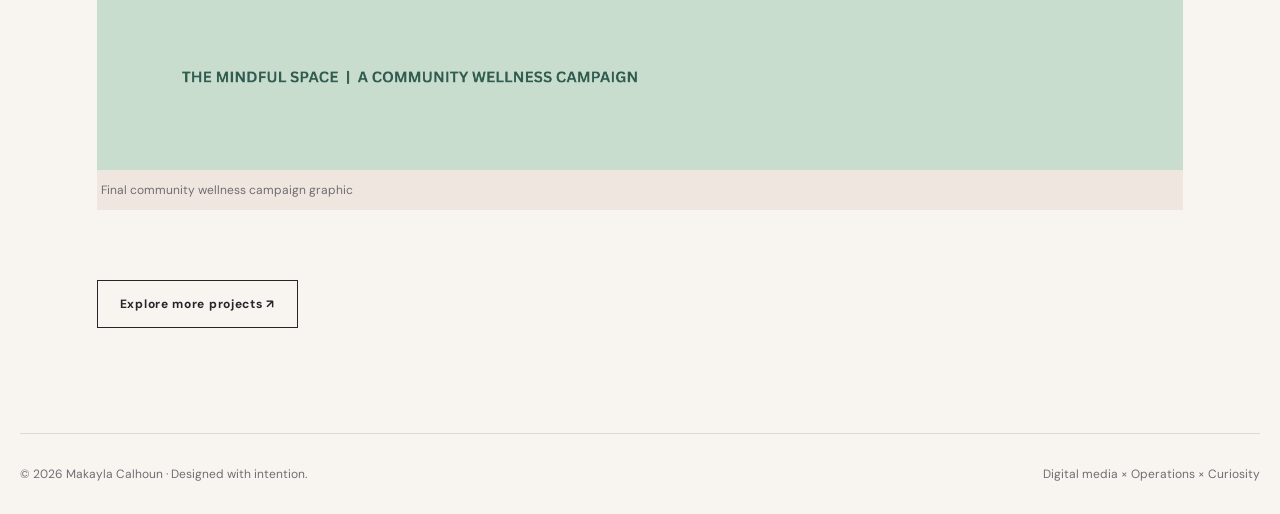
<file: case-mindful.html>
<!DOCTYPE html>
<html lang="en"><head><meta charset="utf-8"/><meta content="width=device-width, initial-scale=1" name="viewport"/><title>The Mindful Space | Makayla Calhoun</title><link href="css/styles.css" rel="stylesheet"/></head><body><header class="topbar"><div class="shell nav"><a class="logo" href="index.html">Makayla<span>.</span>Calhoun</a><button aria-expanded="false" aria-label="Toggle navigation" class="menu-toggle">Menu ☰</button><nav aria-label="Main navigation" class="links"><a href="index.html">Home</a><a class="active" href="projects.html">Projects</a><a href="experience.html">Experience</a><a href="contact.html">Contact</a></nav></div></header><main class="shell"><section class="page-hero"><a class="back-link" href="projects.html">← Back to projects</a><p class="eyebrow">Canva / Visual design case study</p><h1>The Mindful Space</h1><p class="lead">Community wellness campaign graphic · Canva</p></section><section class="case-detail"><div><p class="eyebrow">The concept</p><h2>Design with purpose.</h2></div><p>A community wellness campaign designed to encourage emotional honesty and self-kindness. The message “It’s okay to not be okay” is paired with a soft sage-green palette, dark green typography, and a friendly peach illustration to make the design feel approachable and supportive. This is a fictional design concept, not a clinical service.</p></section><section class="section"><p class="eyebrow">Selected visuals</p><h2>Inside the project.</h2><div class="canva-gallery"><figure class="wide"><img alt="The Mindful Space campaign: It’s okay to not be okay. Every feeling deserves space." loading="lazy" src="img/canva/mindful-community-wellness.png"/><figcaption>Final community wellness campaign graphic</figcaption></figure></div><a class="button outline" href="projects.html">Explore more projects ↗</a></section></main><footer class="shell footer"><span>© 2026 Makayla Calhoun · Designed with intention.</span><span>Digital media × Operations × Curiosity</span></footer><script defer="" src="js/main.js"></script></body></html>
</file>
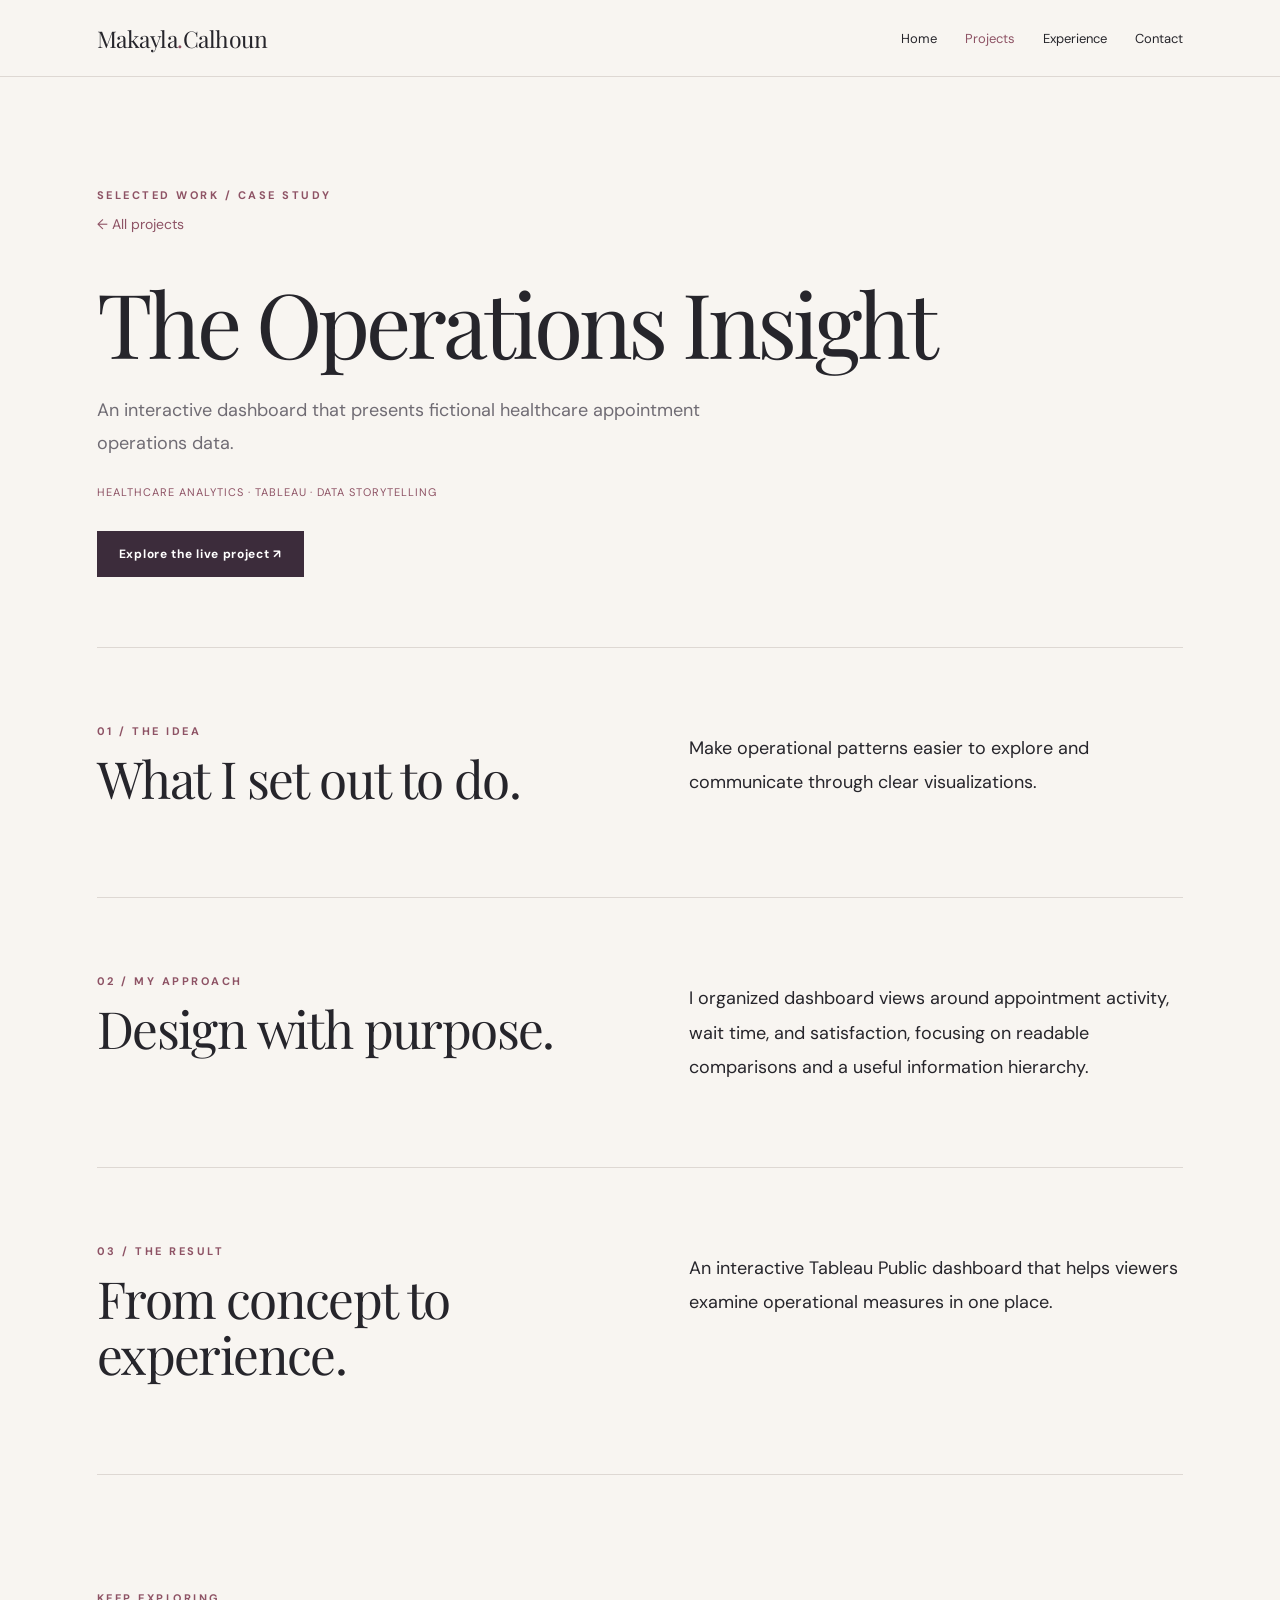
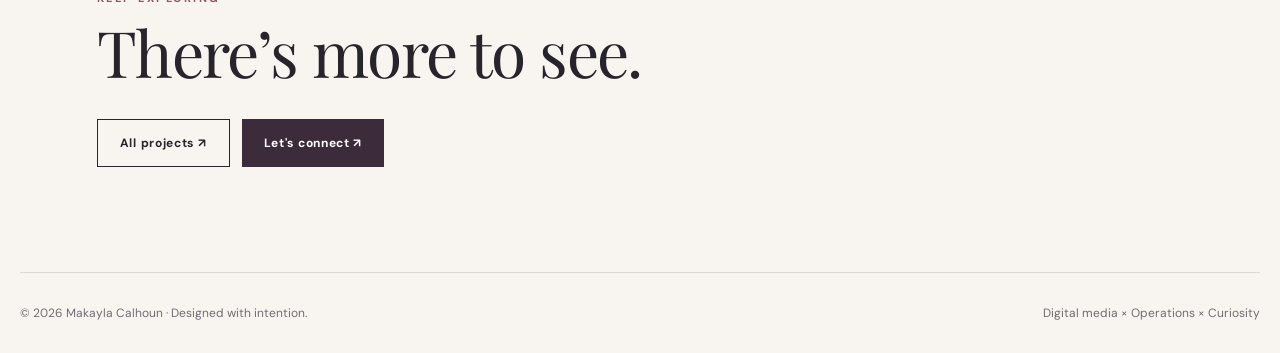
<file: case-operations.html>
<!DOCTYPE html>

<html lang="en"><head><meta charset="utf-8"/><meta content="width=device-width,initial-scale=1" name="viewport"/><meta content="Makayla Calhoun — digital design, web development, data visualization and operations portfolio." name="description"/><title>The Operations Insight — Case Study | Makayla Calhoun</title><link href="css/styles.css" rel="stylesheet"/></head><body><header class="topbar"><div class="shell nav"><a class="logo" href="index.html">Makayla<span>.</span>Calhoun</a><button aria-expanded="false" aria-label="Toggle navigation" class="menu-toggle">Menu ☰</button><nav aria-label="Main navigation" class="links"><a class="" href="index.html">Home</a><a class="active" href="projects.html">Projects</a><a class="" href="experience.html">Experience</a><a class="" href="contact.html">Contact</a></nav></div></header><main><div class="shell"><section class="page-hero case-hero"><p class="eyebrow">Selected work / Case study</p><a class="back-link" href="projects.html">← All projects</a><h1>The Operations Insight</h1><p class="lead">An interactive dashboard that presents fictional healthcare appointment operations data.</p><p class="case-meta">Healthcare analytics · Tableau · Data storytelling</p><div class="buttons"><a class="button" href="https://public.tableau.com/app/profile/makayla.calhoun/viz/heOperationsInsightHealthcareAnalyticsDashboard/Dashboard1?publish=yes" rel="noopener noreferrer" target="_blank">Explore the live project ↗</a></div></section><section class="section case-detail"><div class="case-detail-heading"><p class="eyebrow">01 / The idea</p><h2>What I set out to do.</h2></div><p>Make operational patterns easier to explore and communicate through clear visualizations.</p></section><section class="section case-detail"><div class="case-detail-heading"><p class="eyebrow">02 / My approach</p><h2>Design with purpose.</h2></div><p>I organized dashboard views around appointment activity, wait time, and satisfaction, focusing on readable comparisons and a useful information hierarchy.</p></section><section class="section case-detail"><div class="case-detail-heading"><p class="eyebrow">03 / The result</p><h2>From concept to experience.</h2></div><p>An interactive Tableau Public dashboard that helps viewers examine operational measures in one place.</p></section><section class="section next-project"><p class="eyebrow">Keep exploring</p><h2>There’s more to see.</h2><div class="buttons"><a class="button outline" href="projects.html">All projects ↗</a><a class="button" href="contact.html">Let's connect ↗</a></div></section></div></main><footer class="shell footer"><span>© 2026 Makayla Calhoun · Designed with intention.</span><span>Digital media × Operations × Curiosity</span></footer><script defer="" src="js/main.js"></script></body></html>
</file>
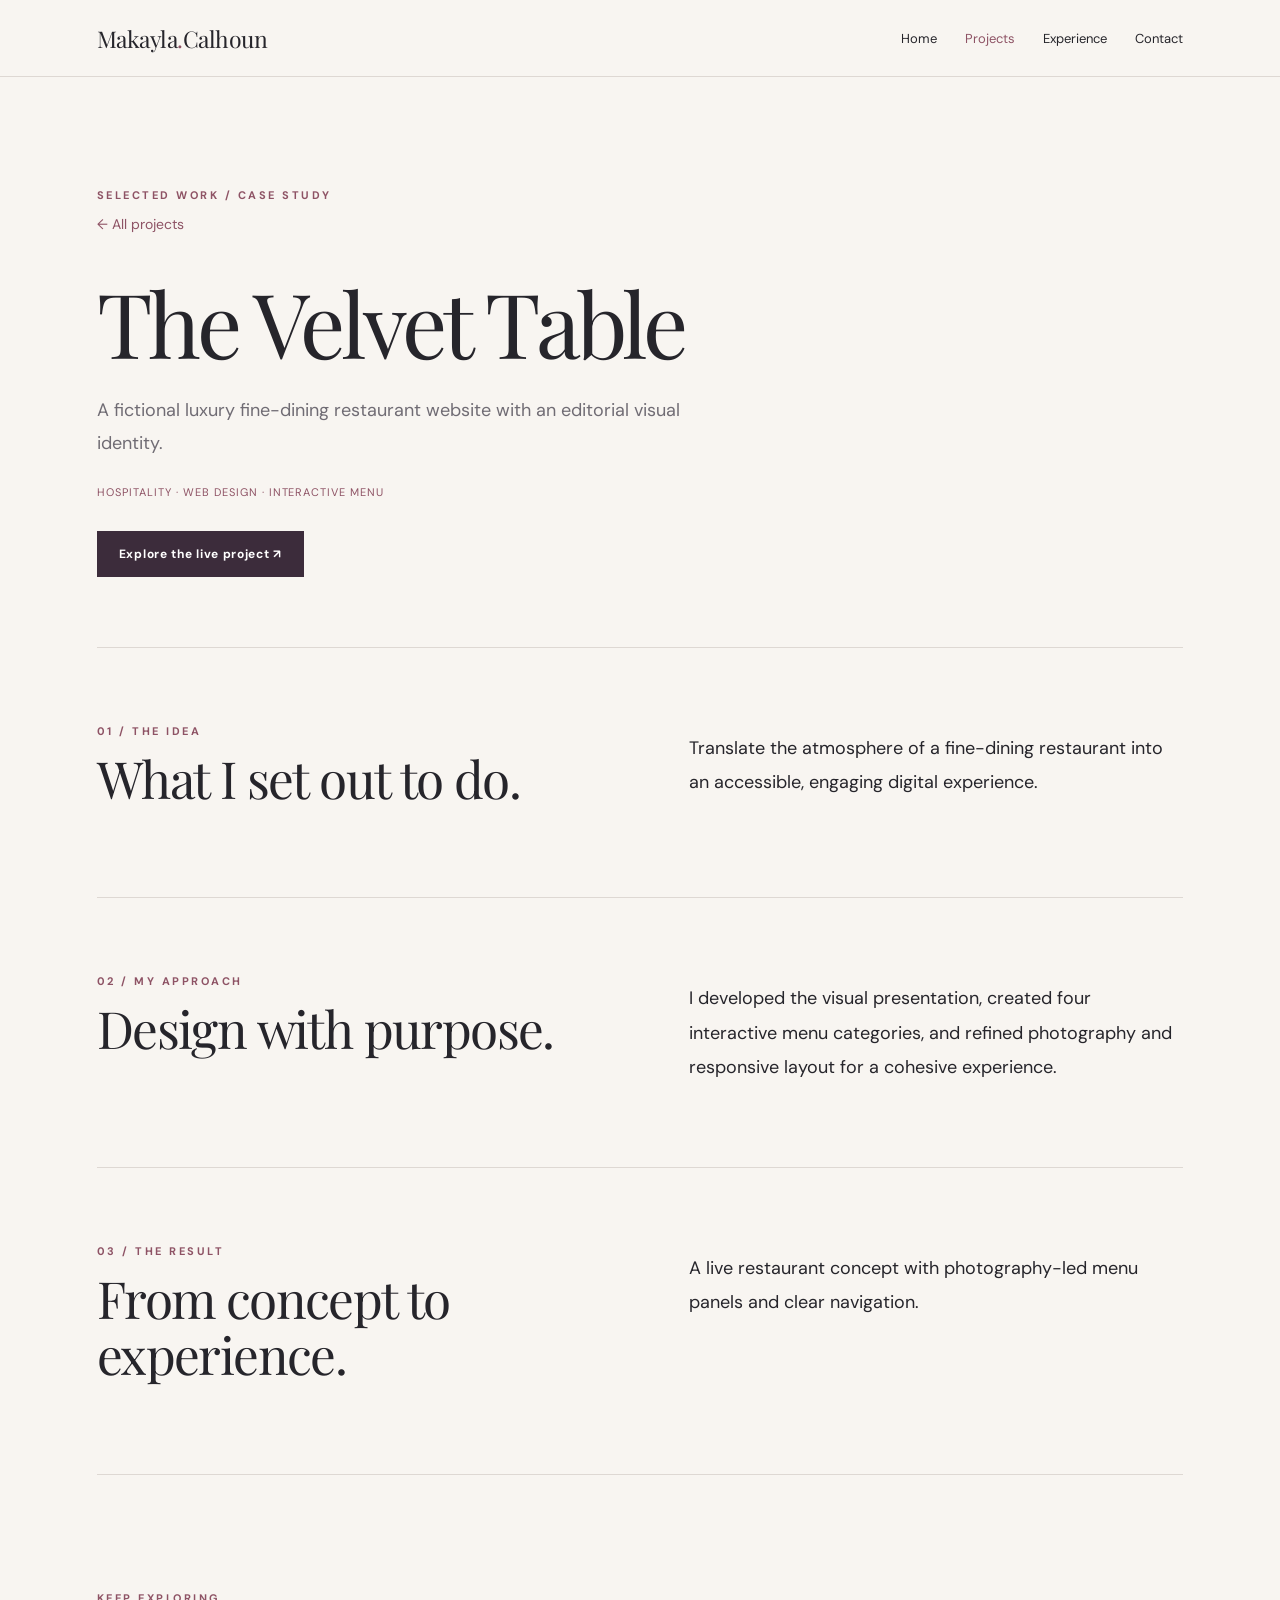
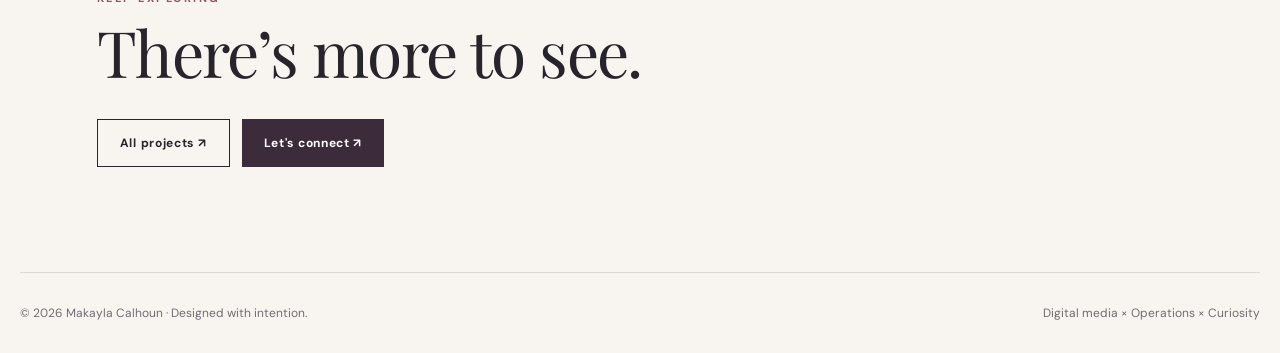
<file: case-velvet.html>
<!DOCTYPE html>

<html lang="en"><head><meta charset="utf-8"/><meta content="width=device-width,initial-scale=1" name="viewport"/><meta content="Makayla Calhoun — digital design, web development, data visualization and operations portfolio." name="description"/><title>The Velvet Table — Case Study | Makayla Calhoun</title><link href="css/styles.css" rel="stylesheet"/></head><body><header class="topbar"><div class="shell nav"><a class="logo" href="index.html">Makayla<span>.</span>Calhoun</a><button aria-expanded="false" aria-label="Toggle navigation" class="menu-toggle">Menu ☰</button><nav aria-label="Main navigation" class="links"><a class="" href="index.html">Home</a><a class="active" href="projects.html">Projects</a><a class="" href="experience.html">Experience</a><a class="" href="contact.html">Contact</a></nav></div></header><main><div class="shell"><section class="page-hero case-hero"><p class="eyebrow">Selected work / Case study</p><a class="back-link" href="projects.html">← All projects</a><h1>The Velvet Table</h1><p class="lead">A fictional luxury fine-dining restaurant website with an editorial visual identity.</p><p class="case-meta">Hospitality · Web design · Interactive menu</p><div class="buttons"><a class="button" href="https://makaylacalhoun102-dot.github.io/the-velvet-table/" rel="noopener noreferrer" target="_blank">Explore the live project ↗</a></div></section><section class="section case-detail"><div class="case-detail-heading"><p class="eyebrow">01 / The idea</p><h2>What I set out to do.</h2></div><p>Translate the atmosphere of a fine-dining restaurant into an accessible, engaging digital experience.</p></section><section class="section case-detail"><div class="case-detail-heading"><p class="eyebrow">02 / My approach</p><h2>Design with purpose.</h2></div><p>I developed the visual presentation, created four interactive menu categories, and refined photography and responsive layout for a cohesive experience.</p></section><section class="section case-detail"><div class="case-detail-heading"><p class="eyebrow">03 / The result</p><h2>From concept to experience.</h2></div><p>A live restaurant concept with photography-led menu panels and clear navigation.</p></section><section class="section next-project"><p class="eyebrow">Keep exploring</p><h2>There’s more to see.</h2><div class="buttons"><a class="button outline" href="projects.html">All projects ↗</a><a class="button" href="contact.html">Let's connect ↗</a></div></section></div></main><footer class="shell footer"><span>© 2026 Makayla Calhoun · Designed with intention.</span><span>Digital media × Operations × Curiosity</span></footer><script defer="" src="js/main.js"></script></body></html>
</file>
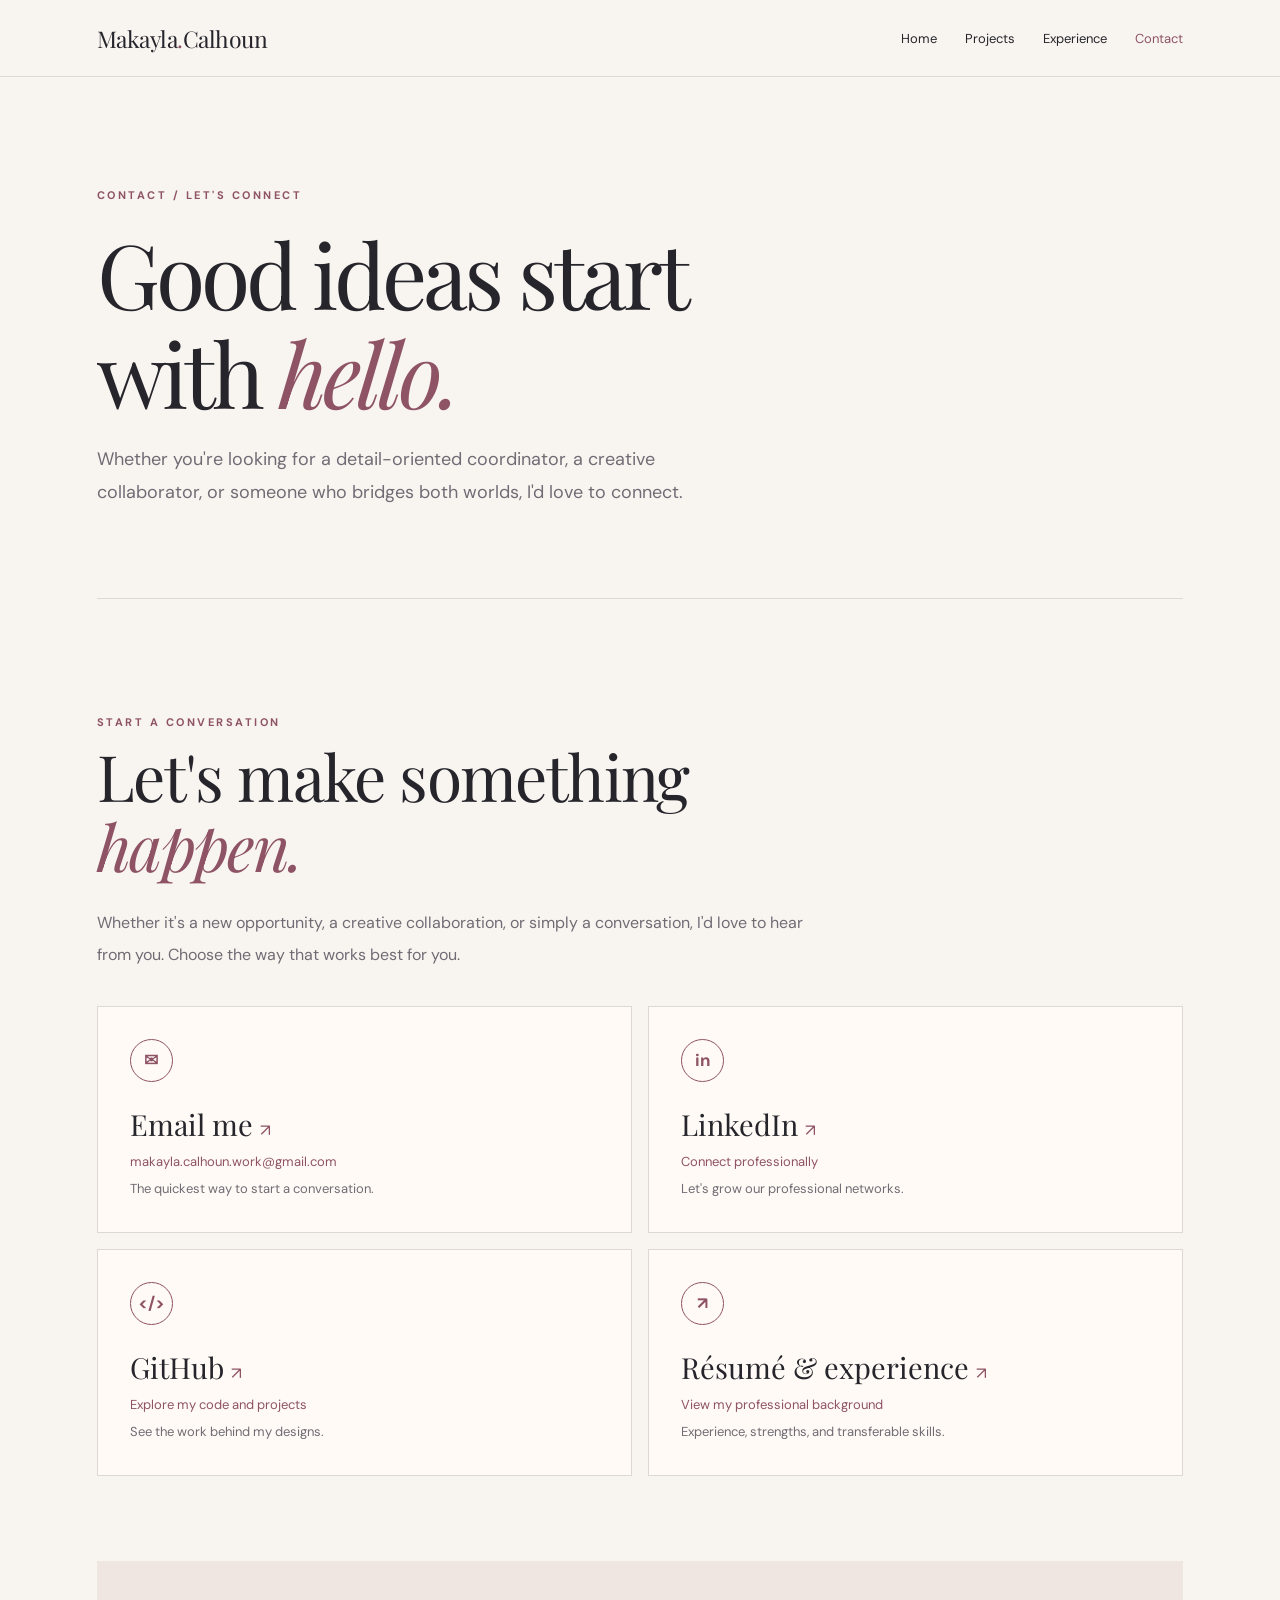
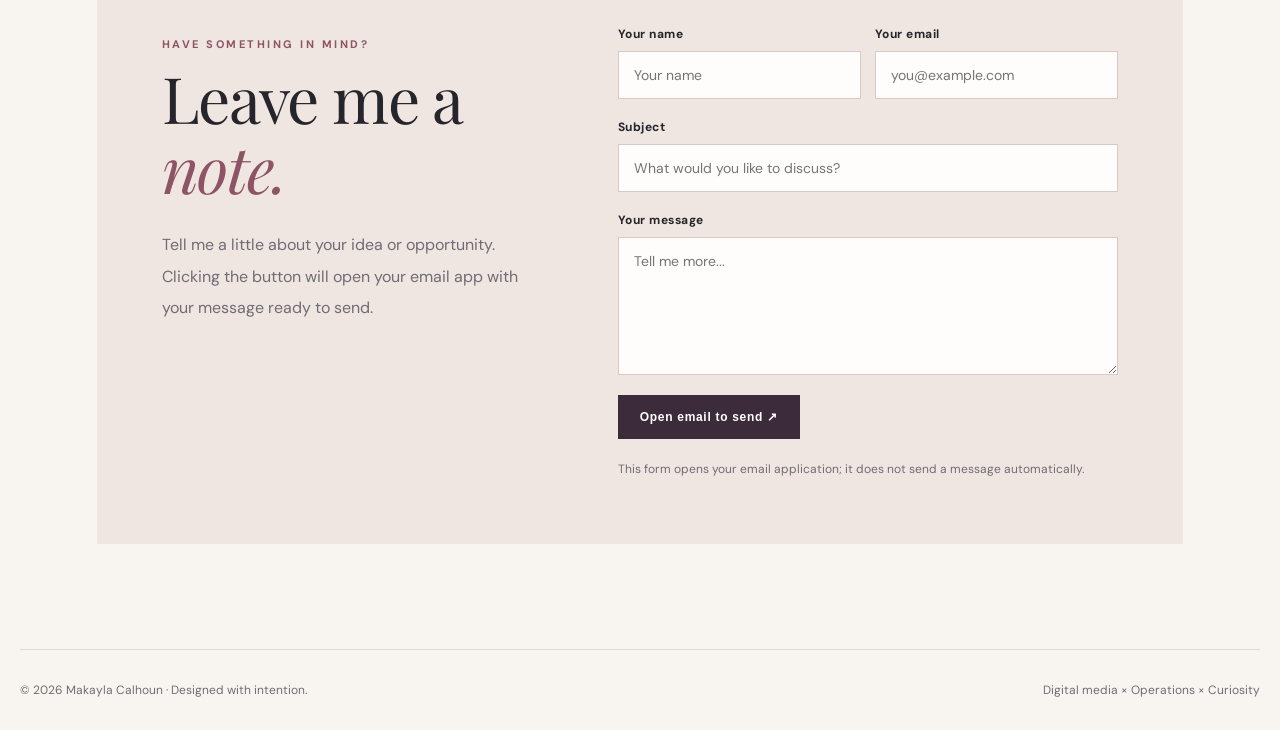
<file: contact.html>
<!doctype html><html lang="en"><head><meta charset="utf-8"><meta name="viewport" content="width=device-width,initial-scale=1"><meta name="description" content="Makayla Calhoun — digital design, web development, data visualization and operations portfolio."><title>Contact | Makayla Calhoun</title><link rel="stylesheet" href="css/styles.css"></head><body><header class="topbar"><div class="shell nav"><a class="logo" href="index.html">Makayla<span>.</span>Calhoun</a><button class="menu-toggle" aria-expanded="false" aria-label="Toggle navigation">Menu ☰</button><nav class="links" aria-label="Main navigation"><a class="" href="index.html">Home</a><a class="" href="projects.html">Projects</a><a class="" href="experience.html">Experience</a><a class="active" href="contact.html">Contact</a></nav></div></header><main><div class="shell"><section class="page-hero"><p class="eyebrow">Contact / Let's connect</p><h1>Good ideas start<br>with <em style="color:var(--accent)">hello.</em></h1><p class="lead">Whether you're looking for a detail-oriented coordinator, a creative collaborator, or someone who bridges both worlds, I'd love to connect.</p></section><section class="section contact-section" aria-labelledby="connect-heading"><div class="contact-intro"><p class="eyebrow">Start a conversation</p><h2 id="connect-heading">Let's make something <em>happen.</em></h2><p class="about-copy">Whether it's a new opportunity, a creative collaboration, or simply a conversation, I'd love to hear from you. Choose the way that works best for you.</p></div><div class="contact-grid"><a class="contact-method" href="mailto:makayla.calhoun.work@gmail.com"><span class="contact-symbol" aria-hidden="true">✉</span><span class="contact-method-title">Email me <span aria-hidden="true">↗</span></span><span class="contact-detail">makayla.calhoun.work@gmail.com</span><span class="contact-hint">The quickest way to start a conversation.</span></a><a class="contact-method" href="https://www.linkedin.com/in/makayla-calhoun-033b991ba" target="_blank" rel="noopener noreferrer"><span class="contact-symbol" aria-hidden="true">in</span><span class="contact-method-title">LinkedIn <span aria-hidden="true">↗</span></span><span class="contact-detail">Connect professionally</span><span class="contact-hint">Let's grow our professional networks.</span></a><a class="contact-method" href="https://github.com/makaylacalhoun102-dot" target="_blank" rel="noopener noreferrer"><span class="contact-symbol" aria-hidden="true">&lt;/&gt;</span><span class="contact-method-title">GitHub <span aria-hidden="true">↗</span></span><span class="contact-detail">Explore my code and projects</span><span class="contact-hint">See the work behind my designs.</span></a><a class="contact-method" href="experience.html"><span class="contact-symbol" aria-hidden="true">↗</span><span class="contact-method-title">Résumé &amp; experience <span aria-hidden="true">↗</span></span><span class="contact-detail">View my professional background</span><span class="contact-hint">Experience, strengths, and transferable skills.</span></a></div><div class="message-panel"><div><p class="eyebrow">Have something in mind?</p><h2>Leave me a <em>note.</em></h2><p class="about-copy">Tell me a little about your idea or opportunity. Clicking the button will open your email app with your message ready to send.</p></div><form id="contact-message-form" class="contact-form"><div class="form-pair"><label>Your name<input type="text" name="name" autocomplete="name" placeholder="Your name" required maxlength="100"></label><label>Your email<input type="email" name="email" autocomplete="email" placeholder="you@example.com" required maxlength="180"></label></div><label>Subject<input type="text" name="subject" placeholder="What would you like to discuss?" required maxlength="180"></label><label>Your message<textarea name="message" rows="6" placeholder="Tell me more..." required maxlength="5000"></textarea></label><button class="button" type="submit">Open email to send ↗</button><p class="form-note">This form opens your email application; it does not send a message automatically.</p></form></div></section></div></main><footer class="shell footer"><span>© 2026 Makayla Calhoun · Designed with intention.</span><span>Digital media × Operations × Curiosity</span></footer><script src="js/main.js" defer></script><script src="js/contact.js" defer></script></body></html>
</file>
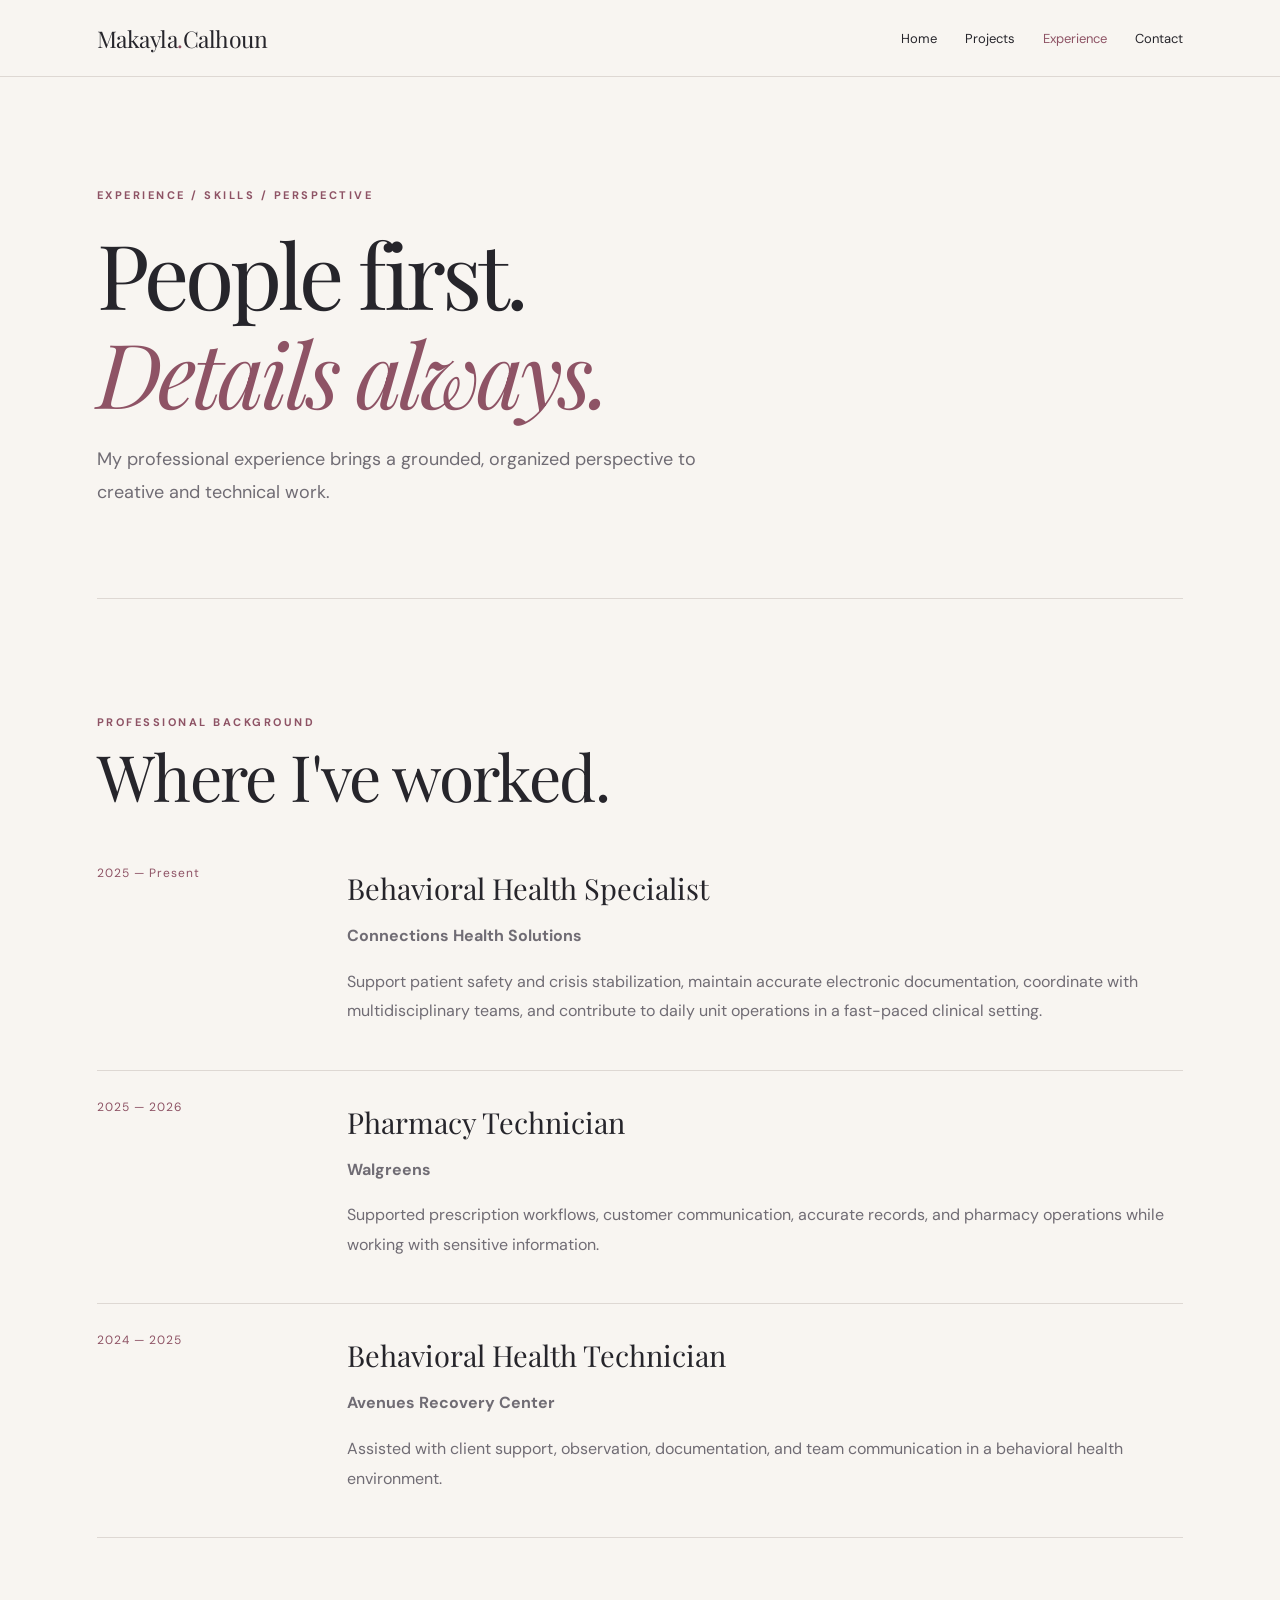
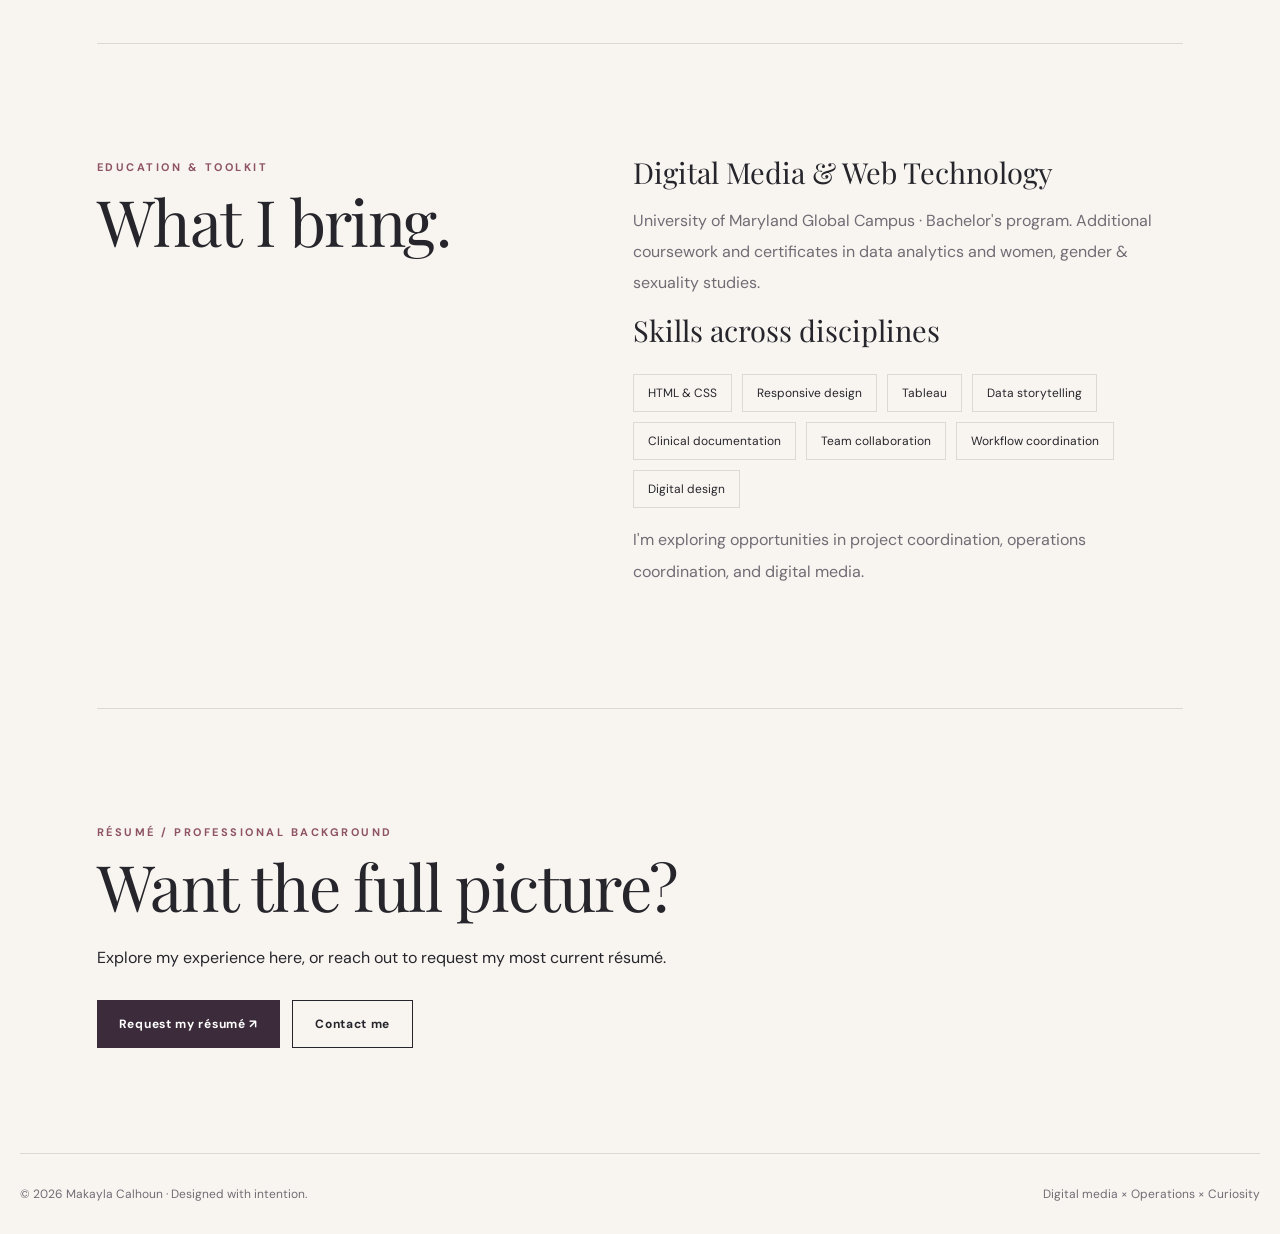
<file: experience.html>
<!DOCTYPE html>
<html lang="en"><head><meta charset="utf-8"/><meta content="width=device-width,initial-scale=1" name="viewport"/><meta content="Makayla Calhoun — digital design, web development, data visualization and operations portfolio." name="description"/><title>Experience | Makayla Calhoun</title><link href="css/styles.css" rel="stylesheet"/></head><body><header class="topbar"><div class="shell nav"><a class="logo" href="index.html">Makayla<span>.</span>Calhoun</a><button aria-expanded="false" aria-label="Toggle navigation" class="menu-toggle">Menu ☰</button><nav aria-label="Main navigation" class="links"><a class="" href="index.html">Home</a><a class="" href="projects.html">Projects</a><a class="active" href="experience.html">Experience</a><a class="" href="contact.html">Contact</a></nav></div></header><main><div class="shell"><section class="page-hero"><p class="eyebrow">Experience / Skills / Perspective</p><h1>People first.<br/><em style="color:var(--accent)">Details always.</em></h1><p class="lead">My professional experience brings a grounded, organized perspective to creative and technical work.</p></section><section class="section"><p class="eyebrow">Professional background</p><h2>Where I've worked.</h2><div class="entry"><span class="date">2025 — Present</span><div><h3>Behavioral Health Specialist</h3><p><strong>Connections Health Solutions</strong></p><p>Support patient safety and crisis stabilization, maintain accurate electronic documentation, coordinate with multidisciplinary teams, and contribute to daily unit operations in a fast-paced clinical setting.</p></div></div><div class="entry"><span class="date">2025 — 2026</span><div><h3>Pharmacy Technician</h3><p><strong>Walgreens</strong></p><p>Supported prescription workflows, customer communication, accurate records, and pharmacy operations while working with sensitive information.</p></div></div><div class="entry"><span class="date">2024 — 2025</span><div><h3>Behavioral Health Technician</h3><p><strong>Avenues Recovery Center</strong></p><p>Assisted with client support, observation, documentation, and team communication in a behavioral health environment.</p></div></div></section><section class="section about-grid"><div><p class="eyebrow">Education &amp; toolkit</p><h2>What I bring.</h2></div><div><h3>Digital Media &amp; Web Technology</h3><p class="about-copy">University of Maryland Global Campus · Bachelor's program. Additional coursework and certificates in data analytics and women, gender &amp; sexuality studies.</p><h3>Skills across disciplines</h3><div class="skill-row"><span>HTML &amp; CSS</span><span>Responsive design</span><span>Tableau</span><span>Data storytelling</span><span>Clinical documentation</span><span>Team collaboration</span><span>Workflow coordination</span><span>Digital design</span></div><p class="about-copy">I'm exploring opportunities in project coordination, operations coordination, and digital media.</p></div></section><section class="section resume-feature"><p class="eyebrow">Résumé / Professional background</p><h2>Want the full picture?</h2><p>Explore my experience here, or reach out to request my most current résumé.</p><div class="buttons"><a class="button" href="mailto:makayla.calhoun.work@gmail.com?subject=Resume%20request">Request my résumé ↗</a><a class="button outline" href="contact.html">Contact me</a></div></section></div></main><footer class="shell footer"><span>© 2026 Makayla Calhoun · Designed with intention.</span><span>Digital media × Operations × Curiosity</span></footer><script defer="" src="js/main.js"></script></body></html>
</file>
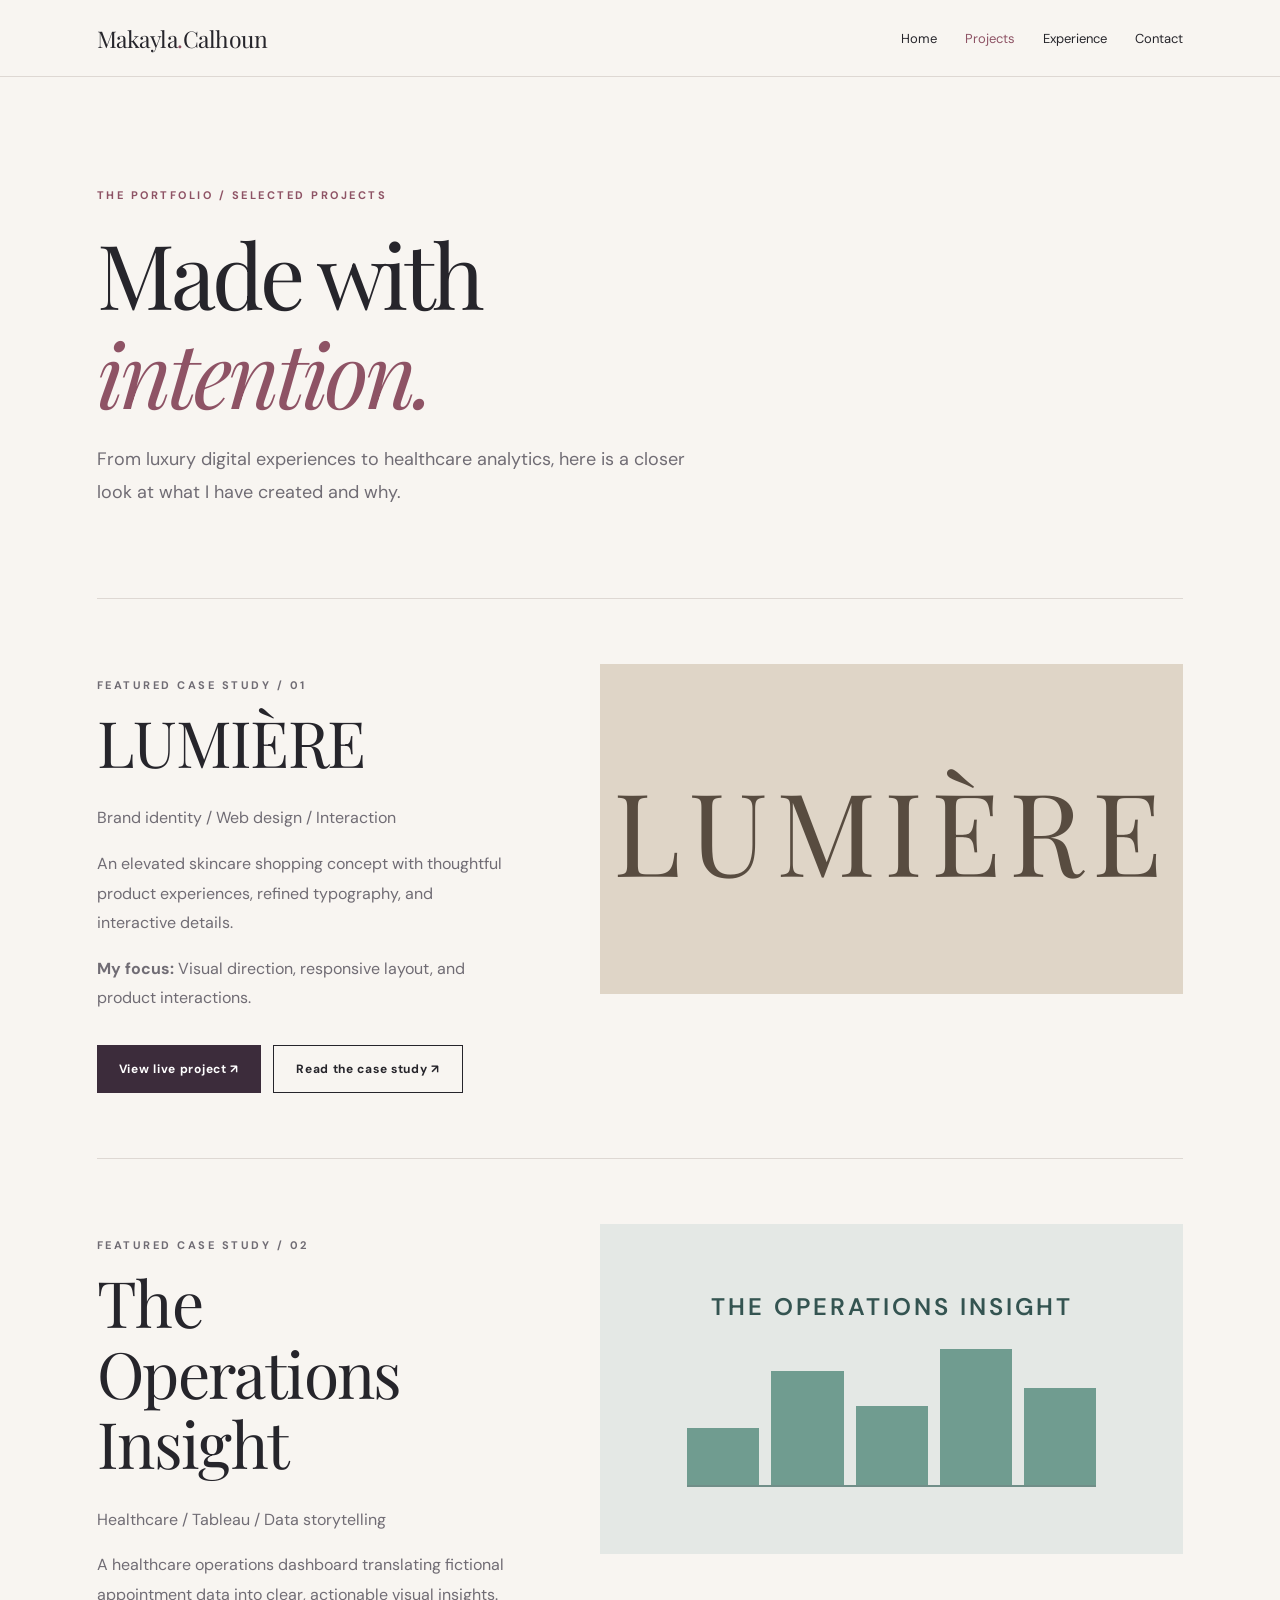
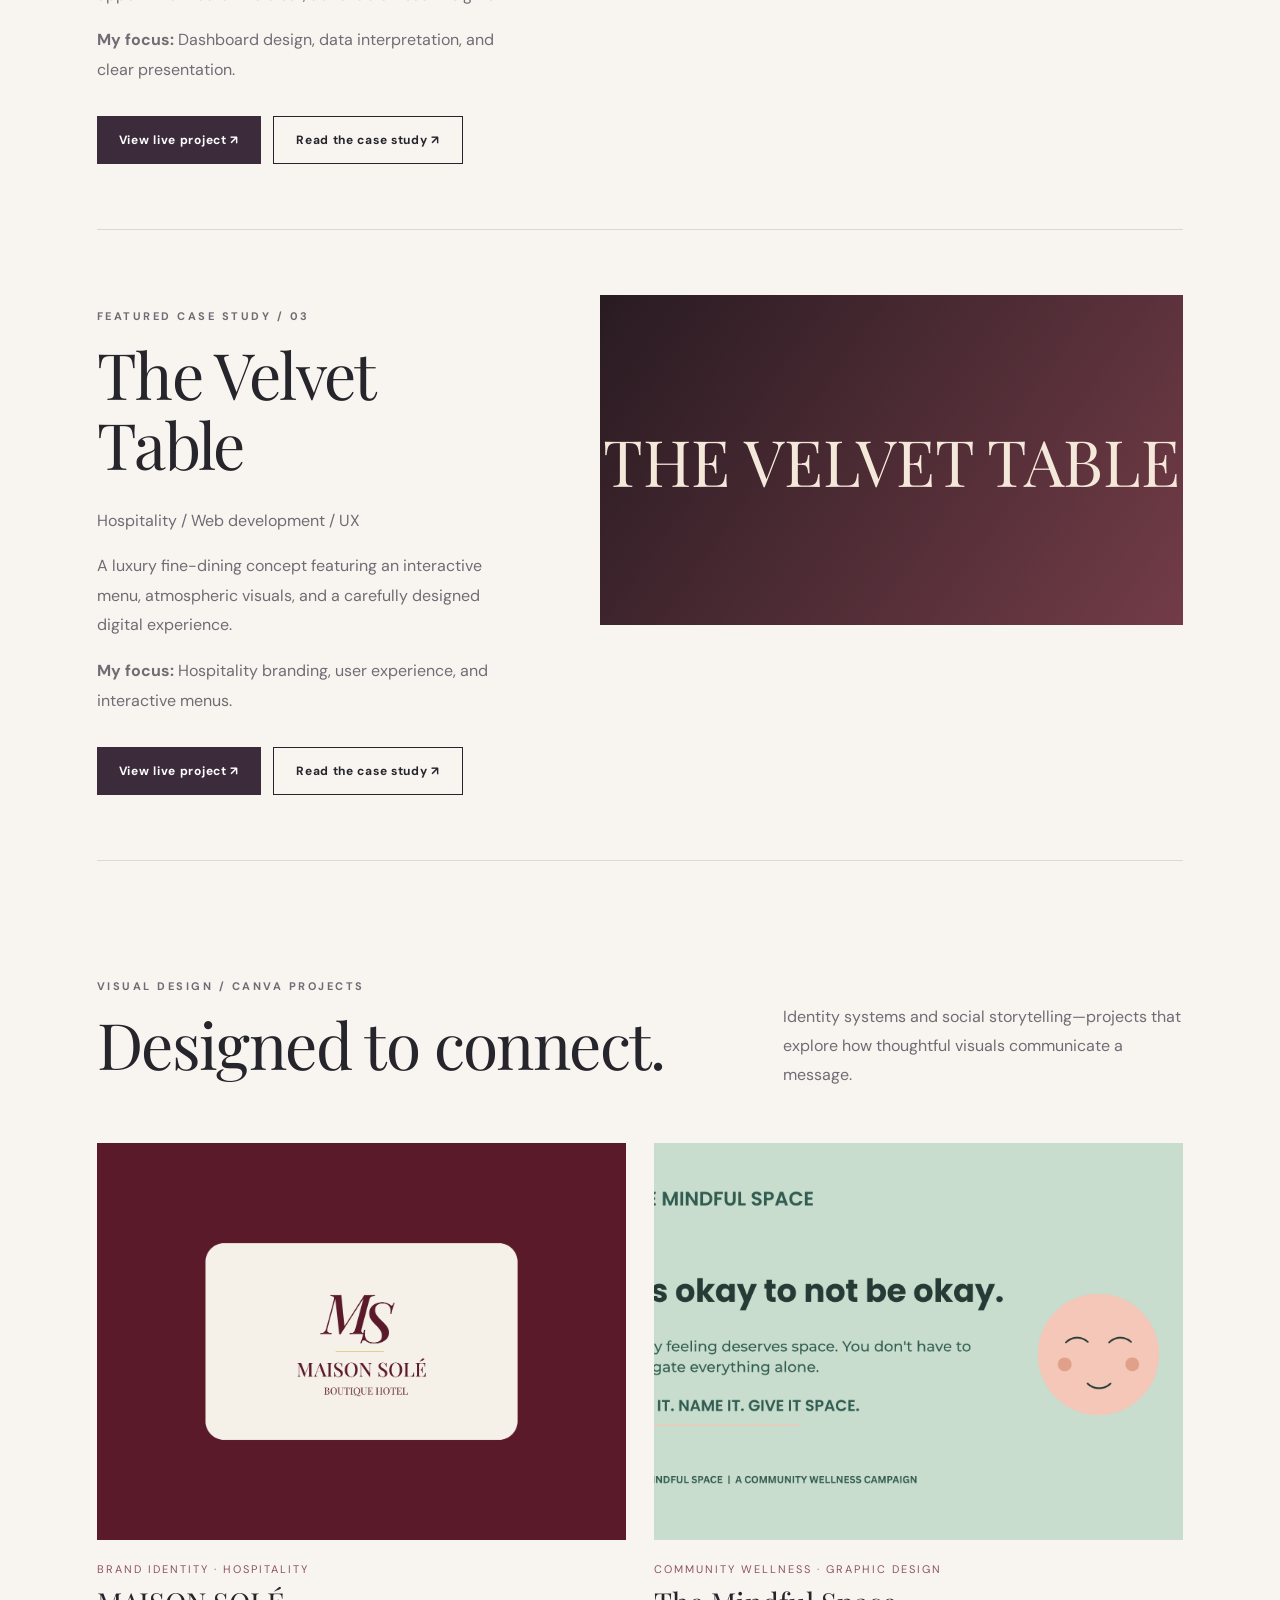
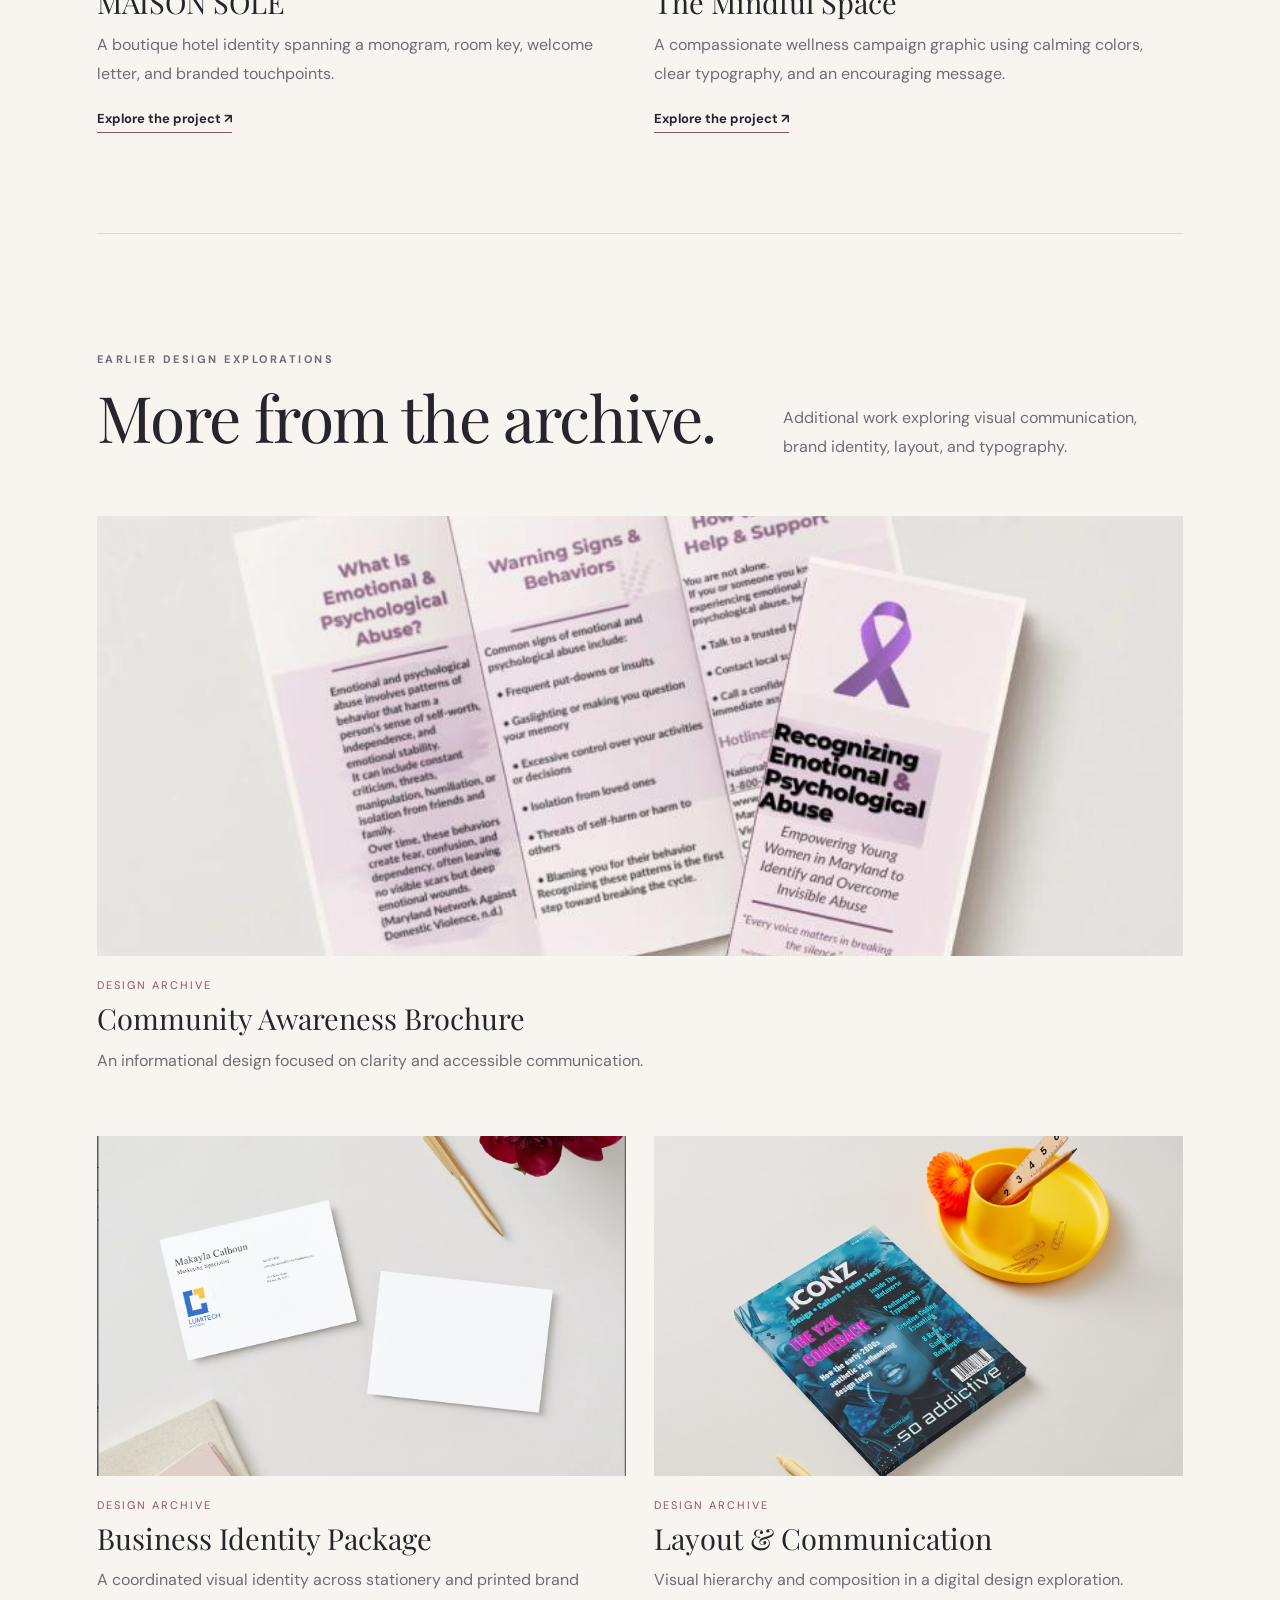
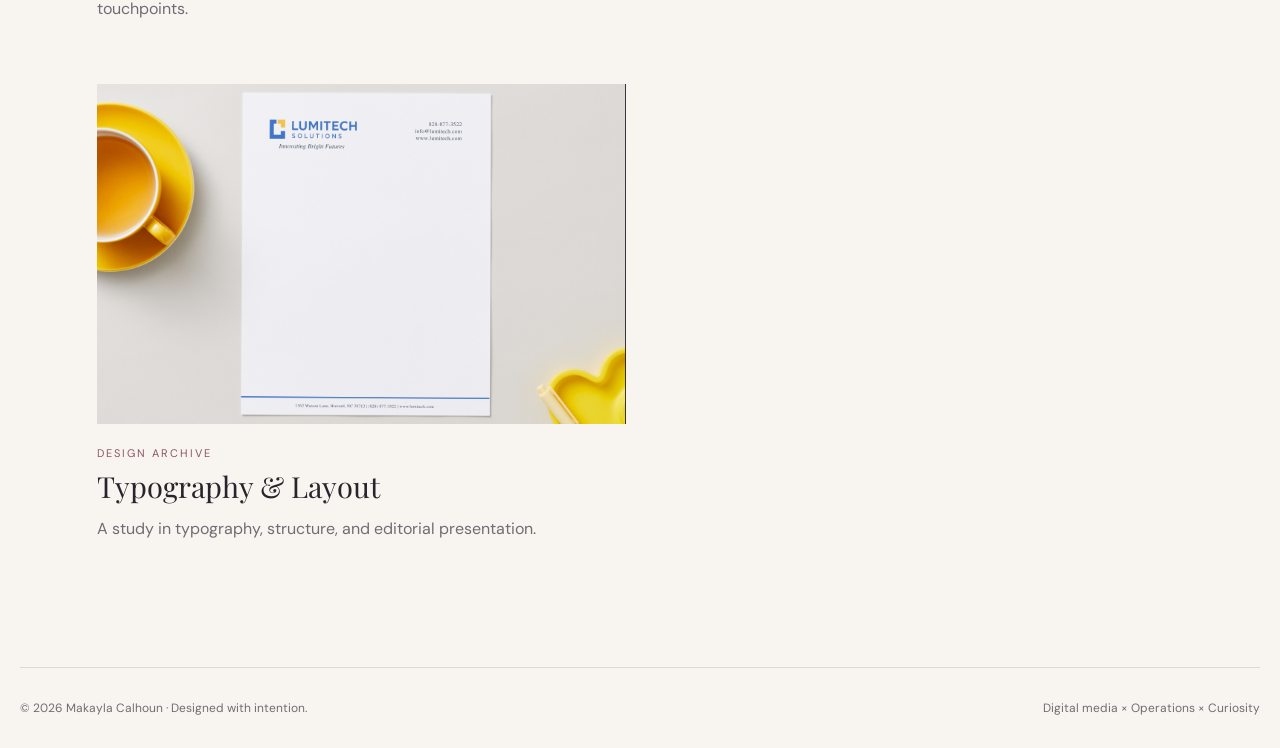
<file: projects.html>
<!DOCTYPE html>

<html lang="en"><head><meta charset="utf-8"/><meta content="width=device-width,initial-scale=1" name="viewport"/><meta content="Makayla Calhoun — digital design, web development, data visualization and operations portfolio." name="description"/><title>Selected Work | Makayla Calhoun</title><link href="css/styles.css" rel="stylesheet"/></head><body><header class="topbar"><div class="shell nav"><a class="logo" href="index.html">Makayla<span>.</span>Calhoun</a><button aria-expanded="false" aria-label="Toggle navigation" class="menu-toggle">Menu ☰</button><nav aria-label="Main navigation" class="links"><a class="" href="index.html">Home</a><a class="active" href="projects.html">Projects</a><a class="" href="experience.html">Experience</a><a class="" href="contact.html">Contact</a></nav></div></header><main><div class="shell"><section class="page-hero"><p class="eyebrow">The portfolio / Selected projects</p><h1>Made with<br/><em style="color:var(--accent)">intention.</em></h1><p class="lead">From luxury digital experiences to healthcare analytics, here is a closer look at what I have created and why.</p></section><section class="case reveal"><div><p class="eyebrow">Featured case study / 01</p><h2>LUMIÈRE</h2><p>Brand identity / Web design / Interaction</p><p>An elevated skincare shopping concept with thoughtful product experiences, refined typography, and interactive details.</p><p><strong>My focus:</strong> Visual direction, responsive layout, and product interactions.</p><div class="buttons"><a class="button" href="https://makaylacalhoun102-dot.github.io/lumiere-skincare/" rel="noopener noreferrer" target="_blank">View live project ↗</a><a class="button outline" href="case-lumiere.html">Read the case study ↗</a></div></div><div class="project-art art-lumiere"></div></section><section class="case reveal"><div><p class="eyebrow">Featured case study / 02</p><h2>The Operations Insight</h2><p>Healthcare / Tableau / Data storytelling</p><p>A healthcare operations dashboard translating fictional appointment data into clear, actionable visual insights.</p><p><strong>My focus:</strong> Dashboard design, data interpretation, and clear presentation.</p><div class="buttons"><a class="button" href="https://public.tableau.com/app/profile/makayla.calhoun/viz/heOperationsInsightHealthcareAnalyticsDashboard/Dashboard1?publish=yes" rel="noopener noreferrer" target="_blank">View live project ↗</a><a class="button outline" href="case-operations.html">Read the case study ↗</a></div></div><div class="project-art art-data"><div class="mini-bars"><i style="--h:40%"></i><i style="--h:80%"></i><i style="--h:55%"></i><i style="--h:95%"></i><i style="--h:68%"></i></div></div></section><section class="case reveal"><div><p class="eyebrow">Featured case study / 03</p><h2>The Velvet Table</h2><p>Hospitality / Web development / UX</p><p>A luxury fine-dining concept featuring an interactive menu, atmospheric visuals, and a carefully designed digital experience.</p><p><strong>My focus:</strong> Hospitality branding, user experience, and interactive menus.</p><div class="buttons"><a class="button" href="https://makaylacalhoun102-dot.github.io/the-velvet-table/" rel="noopener noreferrer" target="_blank">View live project ↗</a><a class="button outline" href="case-velvet.html">Read the case study ↗</a></div></div><div class="project-art art-table"></div></section><section class="section canva-section"><div class="section-heading"><div><p class="eyebrow">Visual design / Canva projects</p><h2>Designed to connect.</h2></div><p>Identity systems and social storytelling—projects that explore how thoughtful visuals communicate a message.</p></div><div class="canva-grid"><article class="canva-card reveal"><a class="canva-preview" href="case-maison.html"><img alt="MAISON SOLÉ design preview" loading="lazy" src="img/canva/maison-3.png"/></a><p class="project-meta">Brand identity · Hospitality</p><h3>MAISON SOLÉ</h3><p class="project-desc">A boutique hotel identity spanning a monogram, room key, welcome letter, and branded touchpoints.</p><a class="text-link" href="case-maison.html">Explore the project ↗</a></article><article class="canva-card reveal"><a class="canva-preview" href="case-mindful.html"><img alt="The Mindful Space community wellness campaign graphic, It’s okay to not be okay" loading="lazy" src="img/canva/mindful-community-wellness.png"/></a><p class="project-meta">Community wellness · Graphic design</p><h3>The Mindful Space</h3><p class="project-desc">A compassionate wellness campaign graphic using calming colors, clear typography, and an encouraging message.</p><a class="text-link" href="case-mindful.html">Explore the project ↗</a></article></div></section><section class="section"><div class="section-heading"><div><p class="eyebrow">Earlier design explorations</p><h2>More from the archive.</h2></div><p>Additional work exploring visual communication, brand identity, layout, and typography.</p></div><div class="project-grid"><article class="project-card reveal"><div class="project-art"><img alt="Community Awareness Brochure project preview" loading="lazy" src="img/project1.png"/></div><p class="project-meta">Design archive</p><h3>Community Awareness Brochure</h3><p class="project-desc">An informational design focused on clarity and accessible communication.</p></article><article class="project-card reveal"><div class="project-art"><img alt="Business Identity Package project preview" loading="lazy" src="img/project4.png"/></div><p class="project-meta">Design archive</p><h3>Business Identity Package</h3><p class="project-desc">A coordinated visual identity across stationery and printed brand touchpoints.</p></article><article class="project-card reveal"><div class="project-art"><img alt="Layout &amp; Communication project preview" loading="lazy" src="img/project2.png"/></div><p class="project-meta">Design archive</p><h3>Layout &amp; Communication</h3><p class="project-desc">Visual hierarchy and composition in a digital design exploration.</p></article><article class="project-card reveal"><div class="project-art"><img alt="Typography &amp; Layout project preview" loading="lazy" src="img/project3.png"/></div><p class="project-meta">Design archive</p><h3>Typography &amp; Layout</h3><p class="project-desc">A study in typography, structure, and editorial presentation.</p></article></div></section></div></main><footer class="shell footer"><span>© 2026 Makayla Calhoun · Designed with intention.</span><span>Digital media × Operations × Curiosity</span></footer><script defer="" src="js/main.js"></script></body></html>
</file>
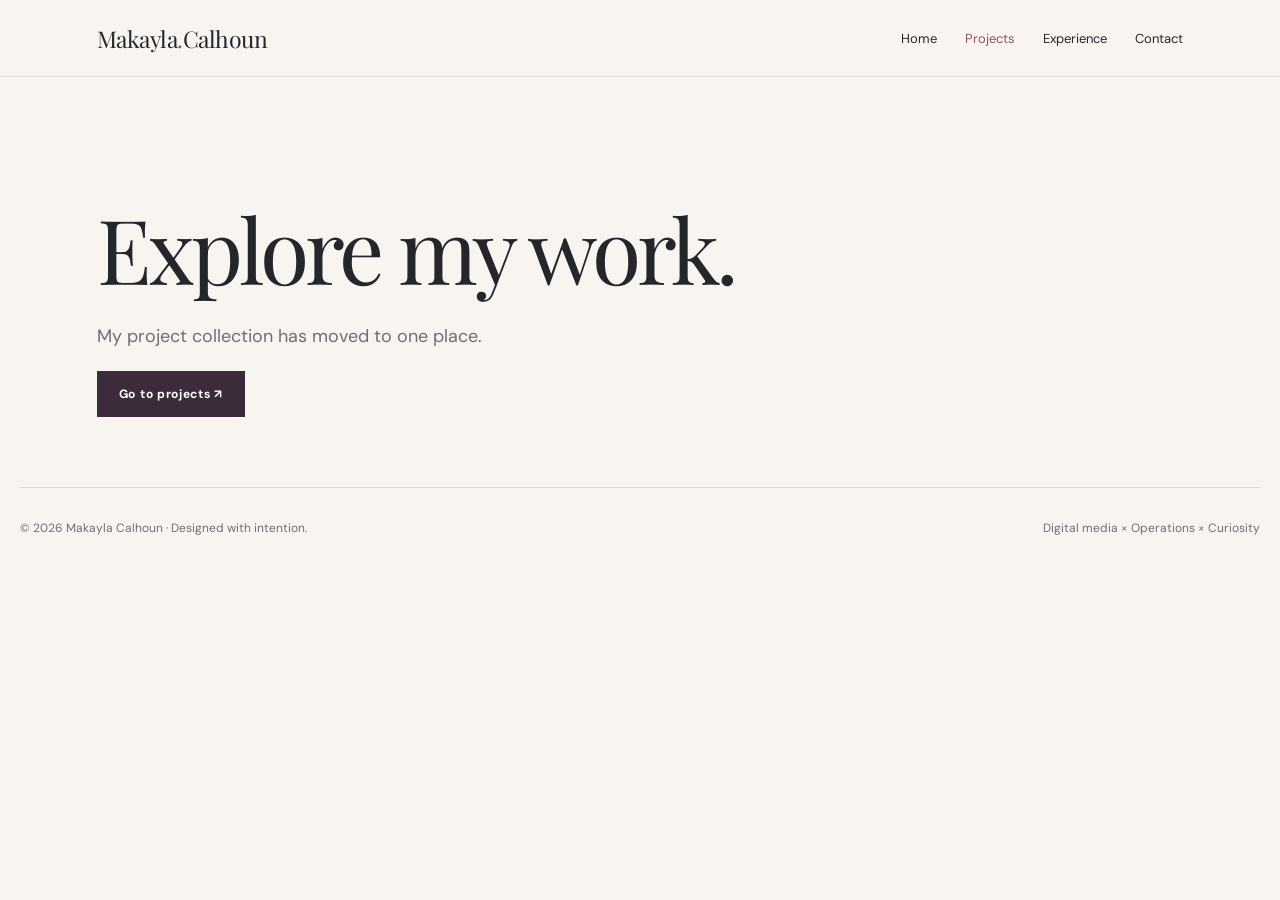
<file: projects2.html>
<!doctype html><html lang="en"><head><meta charset="utf-8"><meta name="viewport" content="width=device-width,initial-scale=1"><meta name="description" content="Makayla Calhoun — digital design, web development, data visualization and operations portfolio."><title>More Projects | Makayla Calhoun</title><link rel="stylesheet" href="css/styles.css"></head><body><header class="topbar"><div class="shell nav"><a class="logo" href="index.html">Makayla<span>.</span>Calhoun</a><button class="menu-toggle" aria-expanded="false" aria-label="Toggle navigation">Menu ☰</button><nav class="links" aria-label="Main navigation"><a class="" href="index.html">Home</a><a class="active" href="projects.html">Projects</a><a class="" href="experience.html">Experience</a><a class="" href="contact.html">Contact</a></nav></div></header><main><div class="shell"><section class="page-hero"><h1>Explore my work.</h1><p class="lead">My project collection has moved to one place.</p><a class="button" href="projects.html">Go to projects ↗</a></section></div></main><footer class="shell footer"><span>© 2026 Makayla Calhoun · Designed with intention.</span><span>Digital media × Operations × Curiosity</span></footer><script src="js/main.js" defer></script></body></html>
</file>
<file: css/styles.css>
@import url('https://fonts.googleapis.com/css2?family=DM+Sans:wght@400;500;600;700&family=Playfair+Display:wght@400;500;600&display=swap');
:root{--ink:#26252b;--muted:#706c74;--paper:#f8f5f1;--line:#ded8d3;--accent:#8e5365;--plum:#3c2c3b}*{box-sizing:border-box}html{scroll-behavior:smooth}body{margin:0;background:var(--paper);color:var(--ink);font-family:'DM Sans',sans-serif}a{color:inherit;text-decoration:none}img{display:block;width:100%}.shell{max-width:1240px;margin:auto;padding:0 6%}.topbar{border-bottom:1px solid var(--line);background:rgba(248,245,241,.95);position:sticky;top:0;z-index:10;backdrop-filter:blur(15px)}.nav{display:flex;align-items:center;justify-content:space-between;min-height:76px;gap:16px}.logo{font-family:'Playfair Display',serif;font-size:23px;letter-spacing:-.5px}.logo span{color:var(--accent)}.links{display:flex;align-items:center;gap:28px;font-size:13px}.links a:hover,.links .active{color:var(--accent)}.menu-toggle{display:none;background:none;border:1px solid var(--line);padding:9px 12px;border-radius:4px}.eyebrow{text-transform:uppercase;letter-spacing:2.5px;font-size:11px;font-weight:700;color:var(--accent)}h1,h2,h3,.display{font-family:'Playfair Display',serif;font-weight:400;line-height:1.1}h1{font-size:clamp(58px,8vw,118px);letter-spacing:-4px;margin:22px 0}h2{font-size:clamp(39px,5vw,70px);letter-spacing:-1.6px;margin:12px 0 26px}h3{font-size:29px;margin:8px 0 12px}.lead{font-size:18px;line-height:1.85;color:var(--muted);max-width:610px}.hero{min-height:680px;display:grid;grid-template-columns:1.15fr .85fr;align-items:center;gap:5%;padding:90px 0 95px}.hero h1 em{color:var(--accent);font-weight:400}.hero-visual{min-height:470px;background:var(--plum);color:#fff;position:relative;overflow:hidden;display:flex;flex-direction:column;justify-content:space-between;padding:32px}.hero-visual:before{content:'';position:absolute;width:440px;height:440px;border:1px solid #ffffff40;border-radius:50%;top:16%;right:-28%}.hero-visual:after{content:'M';position:absolute;font:normal 360px 'Playfair Display',serif;opacity:.13;right:5%;top:3%}.hero-visual>*{z-index:1}.hero-visual .visual-title{font:normal 52px 'Playfair Display',serif;line-height:1.05}.visual-footer{display:flex;justify-content:space-between;border-top:1px solid #ffffff60;padding-top:16px;font-size:12px;letter-spacing:1.2px}.buttons{display:flex;flex-wrap:wrap;gap:12px;margin-top:32px}.button{display:inline-flex;align-items:center;gap:12px;background:var(--plum);color:white;padding:15px 22px;font-size:12px;font-weight:700;letter-spacing:.7px;transition:transform .2s}.button:hover{transform:translateY(-3px)}.button.outline{background:transparent;border:1px solid var(--ink);color:var(--ink)}.section{padding:105px 0;border-top:1px solid var(--line)}.section-heading{display:flex;align-items:end;justify-content:space-between;gap:30px;margin-bottom:38px}.section-heading p{max-width:400px;color:var(--muted);line-height:1.8}.project-grid{display:grid;grid-template-columns:repeat(2,1fr);gap:42px 28px}.project-card:first-child{grid-column:1/-1}.project-art{height:340px;overflow:hidden;position:relative;background:#e7dfd7;display:flex;align-items:center;justify-content:center;transition:filter .2s}.project-card:first-child .project-art{height:440px}.project-art img{height:100%;object-fit:cover;transition:transform .5s}.project-card:hover img{transform:scale(1.035)}.art-lumiere{background:#dfd5c7}.art-lumiere:before{content:'LUMIÈRE';font:normal clamp(60px,9vw,135px) 'Playfair Display',serif;letter-spacing:8px;color:#584c40}.art-table{background:linear-gradient(125deg,#291b22,#723c47)}.art-table:before{content:'THE VELVET TABLE';font:normal clamp(38px,5vw,80px) 'Playfair Display',serif;color:#f4e8da;text-align:center;max-width:650px}.art-data{background:#e4e8e5;display:flex;flex-direction:column;gap:20px;padding:36px}.art-data:before{content:'THE OPERATIONS INSIGHT';font:600 24px 'DM Sans',sans-serif;letter-spacing:3px;color:#345451}.mini-bars{display:flex;align-items:end;gap:12px;height:145px;width:80%;border-bottom:2px solid #708e88}.mini-bars i{display:block;flex:1;background:#709c90;height:var(--h)}.project-meta{font-size:11px;letter-spacing:2px;text-transform:uppercase;color:var(--accent);margin-top:22px}.project-desc{color:var(--muted);line-height:1.8;margin:0 0 18px}.text-link{font-size:13px;font-weight:700;border-bottom:1px solid var(--accent);padding-bottom:5px}.about-grid{display:grid;grid-template-columns:.85fr 1.15fr;gap:12%;align-items:start}.about-statement{font:normal clamp(30px,4vw,49px) 'Playfair Display',serif;line-height:1.3}.about-copy{color:var(--muted);line-height:1.95}.skill-row{display:flex;flex-wrap:wrap;gap:10px;margin-top:28px}.skill-row span{border:1px solid var(--line);padding:10px 14px;font-size:12px}.dark-section{background:var(--plum);color:#fff;padding:110px 0}.dark-section .eyebrow{color:#d6b3c1}.dark-section .lead{color:#e0d2dc}.footer{padding:32px 0;display:flex;justify-content:space-between;gap:20px;border-top:1px solid var(--line);color:var(--muted);font-size:12px}.page-hero{padding:100px 0 70px}.page-hero h1{font-size:clamp(54px,7vw,96px)}.case{padding:65px 0;border-top:1px solid var(--line);display:grid;grid-template-columns:1fr 1.4fr;gap:8%}.case p,.entry p{line-height:1.85;color:var(--muted)}.case img{max-height:470px;object-fit:cover}.case .project-art{height:330px}.entry{padding:28px 0;border-bottom:1px solid var(--line);display:grid;grid-template-columns:220px 1fr;gap:30px}.entry .date{font-size:12px;color:var(--accent);letter-spacing:1px}.contact-panel{padding:70px;background:#efe6e2}.reveal{opacity:0;transform:translateY(20px);transition:opacity .6s,transform .6s}.reveal.visible{opacity:1;transform:none}@media(max-width:800px){.menu-toggle{display:block}.links{display:none;position:absolute;top:76px;left:0;right:0;background:var(--paper);padding:25px 6%;flex-direction:column;align-items:start;border-bottom:1px solid var(--line)}.links.open{display:flex}.hero,.about-grid,.case{grid-template-columns:1fr}.hero{padding:65px 0}.hero-visual{min-height:330px}.project-grid{grid-template-columns:1fr}.project-card:first-child{grid-column:auto}.project-art,.project-card:first-child .project-art{height:280px}.section-heading{display:block}.section{padding:70px 0}.entry{grid-template-columns:1fr;gap:0}.footer{flex-direction:column}h1{letter-spacing:-2px}.contact-panel{padding:35px}}@media(prefers-reduced-motion:reduce){*,*:before,*:after{scroll-behavior:auto!important;transition:none!important}.reveal{opacity:1;transform:none}}
/* Contact page — editorial cards and accessible email composer */
.contact-intro{max-width:740px;margin-bottom:36px}.contact-intro h2 em,.message-panel h2 em{color:var(--accent);font-weight:400}.contact-grid{display:grid;grid-template-columns:repeat(2,minmax(0,1fr));gap:16px}.contact-method{display:flex;flex-direction:column;align-items:flex-start;min-height:220px;padding:32px;border:1px solid var(--line);background:#fffaf6;transition:transform .2s,border-color .2s,background .2s}.contact-method:hover,.contact-method:focus-visible{transform:translateY(-3px);border-color:var(--accent);background:#f4ece8}.contact-symbol{display:grid;place-items:center;min-width:43px;height:43px;padding:0 7px;border:1px solid var(--accent);border-radius:50%;color:var(--accent);font-size:17px;font-weight:700;margin-bottom:25px}.contact-method-title{font:normal 29px 'Playfair Display',serif;line-height:1.2}.contact-method-title span{font:normal 17px 'DM Sans',sans-serif;color:var(--accent)}.contact-detail{color:var(--accent);font-size:13px;overflow-wrap:anywhere;margin-top:11px}.contact-hint{font-size:13px;color:var(--muted);line-height:1.7;margin-top:8px}.message-panel{display:grid;grid-template-columns:.85fr 1.15fr;gap:9%;margin-top:85px;background:#efe6e2;padding:65px}.message-panel h2{font-size:clamp(38px,5vw,64px)}.contact-form{display:grid;gap:20px}.contact-form label{display:grid;gap:9px;font-size:12px;font-weight:700;letter-spacing:.5px}.contact-form input,.contact-form textarea{width:100%;min-width:0;border:1px solid #d6c9c7;background:#fffdfb;padding:14px 15px;font:400 14px 'DM Sans',sans-serif;color:var(--ink);border-radius:0}.contact-form input:focus,.contact-form textarea:focus{outline:2px solid var(--accent);outline-offset:2px}.contact-form textarea{resize:vertical}.form-pair{display:grid;grid-template-columns:repeat(2,minmax(0,1fr));gap:14px}.contact-form button{border:0;cursor:pointer;justify-self:start}.form-note{font-size:12px;line-height:1.7;color:var(--muted);margin:0}@media(max-width:800px){.contact-grid,.message-panel{grid-template-columns:1fr}.message-panel{padding:35px;gap:25px;margin-top:55px}.contact-method{min-height:190px}.form-pair{grid-template-columns:1fr}}

/* Portfolio enhancements */
.about-feature{display:grid;grid-template-columns:1fr 1fr;gap:8%;border-top:1px solid var(--line);align-items:start}.about-feature h2 em{color:var(--accent);font-weight:400}.about-feature p{line-height:1.85}.interest-tags{display:flex;flex-wrap:wrap;gap:10px;margin:20px 0 28px}.interest-tags span{border:1px solid var(--line);padding:9px 13px;font-size:12px;letter-spacing:.02em;background:#fffaf6}.case-text-link{display:inline-block;margin-top:15px;color:var(--accent);text-underline-offset:5px;font-weight:600}.case-text-link:hover{text-decoration-thickness:2px}.back-link{display:inline-block;margin-bottom:18px;color:var(--accent);font-size:14px}.case-meta{margin-top:25px;letter-spacing:.09em;text-transform:uppercase;font-size:11px;color:var(--accent)}.case-hero{max-width:850px}.case-detail{display:grid;grid-template-columns:1fr 1fr;gap:9%;border-top:1px solid var(--line);padding:65px 0}.case-detail>p{font-size:18px;line-height:1.9;max-width:650px}.case-detail h2{font-size:clamp(34px,4vw,56px)}.next-project,.resume-feature{border-top:1px solid var(--line)}.project-card,.case,.button{transition:transform .25s ease,box-shadow .25s ease}.project-card:hover{transform:translateY(-4px)}.button:hover{transform:translateY(-2px)}@media(max-width:800px){.about-feature,.case-detail{grid-template-columns:1fr;gap:18px}.case-detail{padding:45px 0}}@media(prefers-reduced-motion:reduce){.project-card,.case,.button{transition:none!important}}

/* Canva visual design showcase */
.canva-grid{display:grid;grid-template-columns:repeat(2,minmax(0,1fr));gap:28px}.canva-card{min-width:0}.canva-preview{display:block;background:#eee5df;overflow:hidden;aspect-ratio:4/3}.canva-preview img{width:100%;height:100%;object-fit:cover;transition:transform .4s}.canva-preview:hover img{transform:scale(1.035)}.canva-gallery{display:grid;grid-template-columns:repeat(2,minmax(0,1fr));gap:18px;margin:35px 0 70px}.canva-gallery figure{margin:0;background:#eee6df}.canva-gallery img{width:100%;height:auto;display:block}.canva-gallery figcaption{font-size:12px;color:var(--muted);padding:12px 4px}.canva-gallery .wide{grid-column:1/-1}.canva-home{max-width:1240px;margin:auto;padding-left:6%;padding-right:6%}@media(max-width:700px){.canva-grid,.canva-gallery{grid-template-columns:1fr}.canva-gallery .wide{grid-column:auto}}
</file>
<file: makayla portfolio/css/styles.css>
@import url('https://fonts.googleapis.com/css2?family=DM+Sans:wght@400;500;600;700&family=Playfair+Display:wght@400;500;600&display=swap');
:root{--ink:#26252b;--muted:#706c74;--paper:#f8f5f1;--line:#ded8d3;--accent:#8e5365;--plum:#3c2c3b}*{box-sizing:border-box}html{scroll-behavior:smooth}body{margin:0;background:var(--paper);color:var(--ink);font-family:'DM Sans',sans-serif}a{color:inherit;text-decoration:none}img{display:block;width:100%}.shell{max-width:1240px;margin:auto;padding:0 6%}.topbar{border-bottom:1px solid var(--line);background:rgba(248,245,241,.95);position:sticky;top:0;z-index:10;backdrop-filter:blur(15px)}.nav{display:flex;align-items:center;justify-content:space-between;min-height:76px;gap:16px}.logo{font-family:'Playfair Display',serif;font-size:23px;letter-spacing:-.5px}.logo span{color:var(--accent)}.links{display:flex;align-items:center;gap:28px;font-size:13px}.links a:hover,.links .active{color:var(--accent)}.menu-toggle{display:none;background:none;border:1px solid var(--line);padding:9px 12px;border-radius:4px}.eyebrow{text-transform:uppercase;letter-spacing:2.5px;font-size:11px;font-weight:700;color:var(--accent)}h1,h2,h3,.display{font-family:'Playfair Display',serif;font-weight:400;line-height:1.1}h1{font-size:clamp(58px,8vw,118px);letter-spacing:-4px;margin:22px 0}h2{font-size:clamp(39px,5vw,70px);letter-spacing:-1.6px;margin:12px 0 26px}h3{font-size:29px;margin:8px 0 12px}.lead{font-size:18px;line-height:1.85;color:var(--muted);max-width:610px}.hero{min-height:680px;display:grid;grid-template-columns:1.15fr .85fr;align-items:center;gap:5%;padding:90px 0 95px}.hero h1 em{color:var(--accent);font-weight:400}.hero-visual{min-height:470px;background:var(--plum);color:#fff;position:relative;overflow:hidden;display:flex;flex-direction:column;justify-content:space-between;padding:32px}.hero-visual:before{content:'';position:absolute;width:440px;height:440px;border:1px solid #ffffff40;border-radius:50%;top:16%;right:-28%}.hero-visual:after{content:'M';position:absolute;font:normal 360px 'Playfair Display',serif;opacity:.13;right:5%;top:3%}.hero-visual>*{z-index:1}.hero-visual .visual-title{font:normal 52px 'Playfair Display',serif;line-height:1.05}.visual-footer{display:flex;justify-content:space-between;border-top:1px solid #ffffff60;padding-top:16px;font-size:12px;letter-spacing:1.2px}.buttons{display:flex;flex-wrap:wrap;gap:12px;margin-top:32px}.button{display:inline-flex;align-items:center;gap:12px;background:var(--plum);color:white;padding:15px 22px;font-size:12px;font-weight:700;letter-spacing:.7px;transition:transform .2s}.button:hover{transform:translateY(-3px)}.button.outline{background:transparent;border:1px solid var(--ink);color:var(--ink)}.section{padding:105px 0;border-top:1px solid var(--line)}.section-heading{display:flex;align-items:end;justify-content:space-between;gap:30px;margin-bottom:38px}.section-heading p{max-width:400px;color:var(--muted);line-height:1.8}.project-grid{display:grid;grid-template-columns:repeat(2,1fr);gap:42px 28px}.project-card:first-child{grid-column:1/-1}.project-art{height:340px;overflow:hidden;position:relative;background:#e7dfd7;display:flex;align-items:center;justify-content:center;transition:filter .2s}.project-card:first-child .project-art{height:440px}.project-art img{height:100%;object-fit:cover;transition:transform .5s}.project-card:hover img{transform:scale(1.035)}.art-lumiere{background:#dfd5c7}.art-lumiere:before{content:'LUMIÈRE';font:normal clamp(60px,9vw,135px) 'Playfair Display',serif;letter-spacing:8px;color:#584c40}.art-table{background:linear-gradient(125deg,#291b22,#723c47)}.art-table:before{content:'THE VELVET TABLE';font:normal clamp(38px,5vw,80px) 'Playfair Display',serif;color:#f4e8da;text-align:center;max-width:650px}.art-data{background:#e4e8e5;display:flex;flex-direction:column;gap:20px;padding:36px}.art-data:before{content:'THE OPERATIONS INSIGHT';font:600 24px 'DM Sans',sans-serif;letter-spacing:3px;color:#345451}.mini-bars{display:flex;align-items:end;gap:12px;height:145px;width:80%;border-bottom:2px solid #708e88}.mini-bars i{display:block;flex:1;background:#709c90;height:var(--h)}.project-meta{font-size:11px;letter-spacing:2px;text-transform:uppercase;color:var(--accent);margin-top:22px}.project-desc{color:var(--muted);line-height:1.8;margin:0 0 18px}.text-link{font-size:13px;font-weight:700;border-bottom:1px solid var(--accent);padding-bottom:5px}.about-grid{display:grid;grid-template-columns:.85fr 1.15fr;gap:12%;align-items:start}.about-statement{font:normal clamp(30px,4vw,49px) 'Playfair Display',serif;line-height:1.3}.about-copy{color:var(--muted);line-height:1.95}.skill-row{display:flex;flex-wrap:wrap;gap:10px;margin-top:28px}.skill-row span{border:1px solid var(--line);padding:10px 14px;font-size:12px}.dark-section{background:var(--plum);color:#fff;padding:110px 0}.dark-section .eyebrow{color:#d6b3c1}.dark-section .lead{color:#e0d2dc}.footer{padding:32px 0;display:flex;justify-content:space-between;gap:20px;border-top:1px solid var(--line);color:var(--muted);font-size:12px}.page-hero{padding:100px 0 70px}.page-hero h1{font-size:clamp(54px,7vw,96px)}.case{padding:65px 0;border-top:1px solid var(--line);display:grid;grid-template-columns:1fr 1.4fr;gap:8%}.case p,.entry p{line-height:1.85;color:var(--muted)}.case img{max-height:470px;object-fit:cover}.case .project-art{height:330px}.entry{padding:28px 0;border-bottom:1px solid var(--line);display:grid;grid-template-columns:220px 1fr;gap:30px}.entry .date{font-size:12px;color:var(--accent);letter-spacing:1px}.contact-panel{padding:70px;background:#efe6e2}.reveal{opacity:0;transform:translateY(20px);transition:opacity .6s,transform .6s}.reveal.visible{opacity:1;transform:none}@media(max-width:800px){.menu-toggle{display:block}.links{display:none;position:absolute;top:76px;left:0;right:0;background:var(--paper);padding:25px 6%;flex-direction:column;align-items:start;border-bottom:1px solid var(--line)}.links.open{display:flex}.hero,.about-grid,.case{grid-template-columns:1fr}.hero{padding:65px 0}.hero-visual{min-height:330px}.project-grid{grid-template-columns:1fr}.project-card:first-child{grid-column:auto}.project-art,.project-card:first-child .project-art{height:280px}.section-heading{display:block}.section{padding:70px 0}.entry{grid-template-columns:1fr;gap:0}.footer{flex-direction:column}h1{letter-spacing:-2px}.contact-panel{padding:35px}}@media(prefers-reduced-motion:reduce){*,*:before,*:after{scroll-behavior:auto!important;transition:none!important}.reveal{opacity:1;transform:none}}
/* Contact page — editorial cards and accessible email composer */
.contact-intro{max-width:740px;margin-bottom:36px}.contact-intro h2 em,.message-panel h2 em{color:var(--accent);font-weight:400}.contact-grid{display:grid;grid-template-columns:repeat(2,minmax(0,1fr));gap:16px}.contact-method{display:flex;flex-direction:column;align-items:flex-start;min-height:220px;padding:32px;border:1px solid var(--line);background:#fffaf6;transition:transform .2s,border-color .2s,background .2s}.contact-method:hover,.contact-method:focus-visible{transform:translateY(-3px);border-color:var(--accent);background:#f4ece8}.contact-symbol{display:grid;place-items:center;min-width:43px;height:43px;padding:0 7px;border:1px solid var(--accent);border-radius:50%;color:var(--accent);font-size:17px;font-weight:700;margin-bottom:25px}.contact-method-title{font:normal 29px 'Playfair Display',serif;line-height:1.2}.contact-method-title span{font:normal 17px 'DM Sans',sans-serif;color:var(--accent)}.contact-detail{color:var(--accent);font-size:13px;overflow-wrap:anywhere;margin-top:11px}.contact-hint{font-size:13px;color:var(--muted);line-height:1.7;margin-top:8px}.message-panel{display:grid;grid-template-columns:.85fr 1.15fr;gap:9%;margin-top:85px;background:#efe6e2;padding:65px}.message-panel h2{font-size:clamp(38px,5vw,64px)}.contact-form{display:grid;gap:20px}.contact-form label{display:grid;gap:9px;font-size:12px;font-weight:700;letter-spacing:.5px}.contact-form input,.contact-form textarea{width:100%;min-width:0;border:1px solid #d6c9c7;background:#fffdfb;padding:14px 15px;font:400 14px 'DM Sans',sans-serif;color:var(--ink);border-radius:0}.contact-form input:focus,.contact-form textarea:focus{outline:2px solid var(--accent);outline-offset:2px}.contact-form textarea{resize:vertical}.form-pair{display:grid;grid-template-columns:repeat(2,minmax(0,1fr));gap:14px}.contact-form button{border:0;cursor:pointer;justify-self:start}.form-note{font-size:12px;line-height:1.7;color:var(--muted);margin:0}@media(max-width:800px){.contact-grid,.message-panel{grid-template-columns:1fr}.message-panel{padding:35px;gap:25px;margin-top:55px}.contact-method{min-height:190px}.form-pair{grid-template-columns:1fr}}

/* Portfolio enhancements */
.about-feature{display:grid;grid-template-columns:1fr 1fr;gap:8%;border-top:1px solid var(--line);align-items:start}.about-feature h2 em{color:var(--accent);font-weight:400}.about-feature p{line-height:1.85}.interest-tags{display:flex;flex-wrap:wrap;gap:10px;margin:20px 0 28px}.interest-tags span{border:1px solid var(--line);padding:9px 13px;font-size:12px;letter-spacing:.02em;background:#fffaf6}.case-text-link{display:inline-block;margin-top:15px;color:var(--accent);text-underline-offset:5px;font-weight:600}.case-text-link:hover{text-decoration-thickness:2px}.back-link{display:inline-block;margin-bottom:18px;color:var(--accent);font-size:14px}.case-meta{margin-top:25px;letter-spacing:.09em;text-transform:uppercase;font-size:11px;color:var(--accent)}.case-hero{max-width:850px}.case-detail{display:grid;grid-template-columns:1fr 1fr;gap:9%;border-top:1px solid var(--line);padding:65px 0}.case-detail>p{font-size:18px;line-height:1.9;max-width:650px}.case-detail h2{font-size:clamp(34px,4vw,56px)}.next-project,.resume-feature{border-top:1px solid var(--line)}.project-card,.case,.button{transition:transform .25s ease,box-shadow .25s ease}.project-card:hover{transform:translateY(-4px)}.button:hover{transform:translateY(-2px)}@media(max-width:800px){.about-feature,.case-detail{grid-template-columns:1fr;gap:18px}.case-detail{padding:45px 0}}@media(prefers-reduced-motion:reduce){.project-card,.case,.button{transition:none!important}}
</file>
